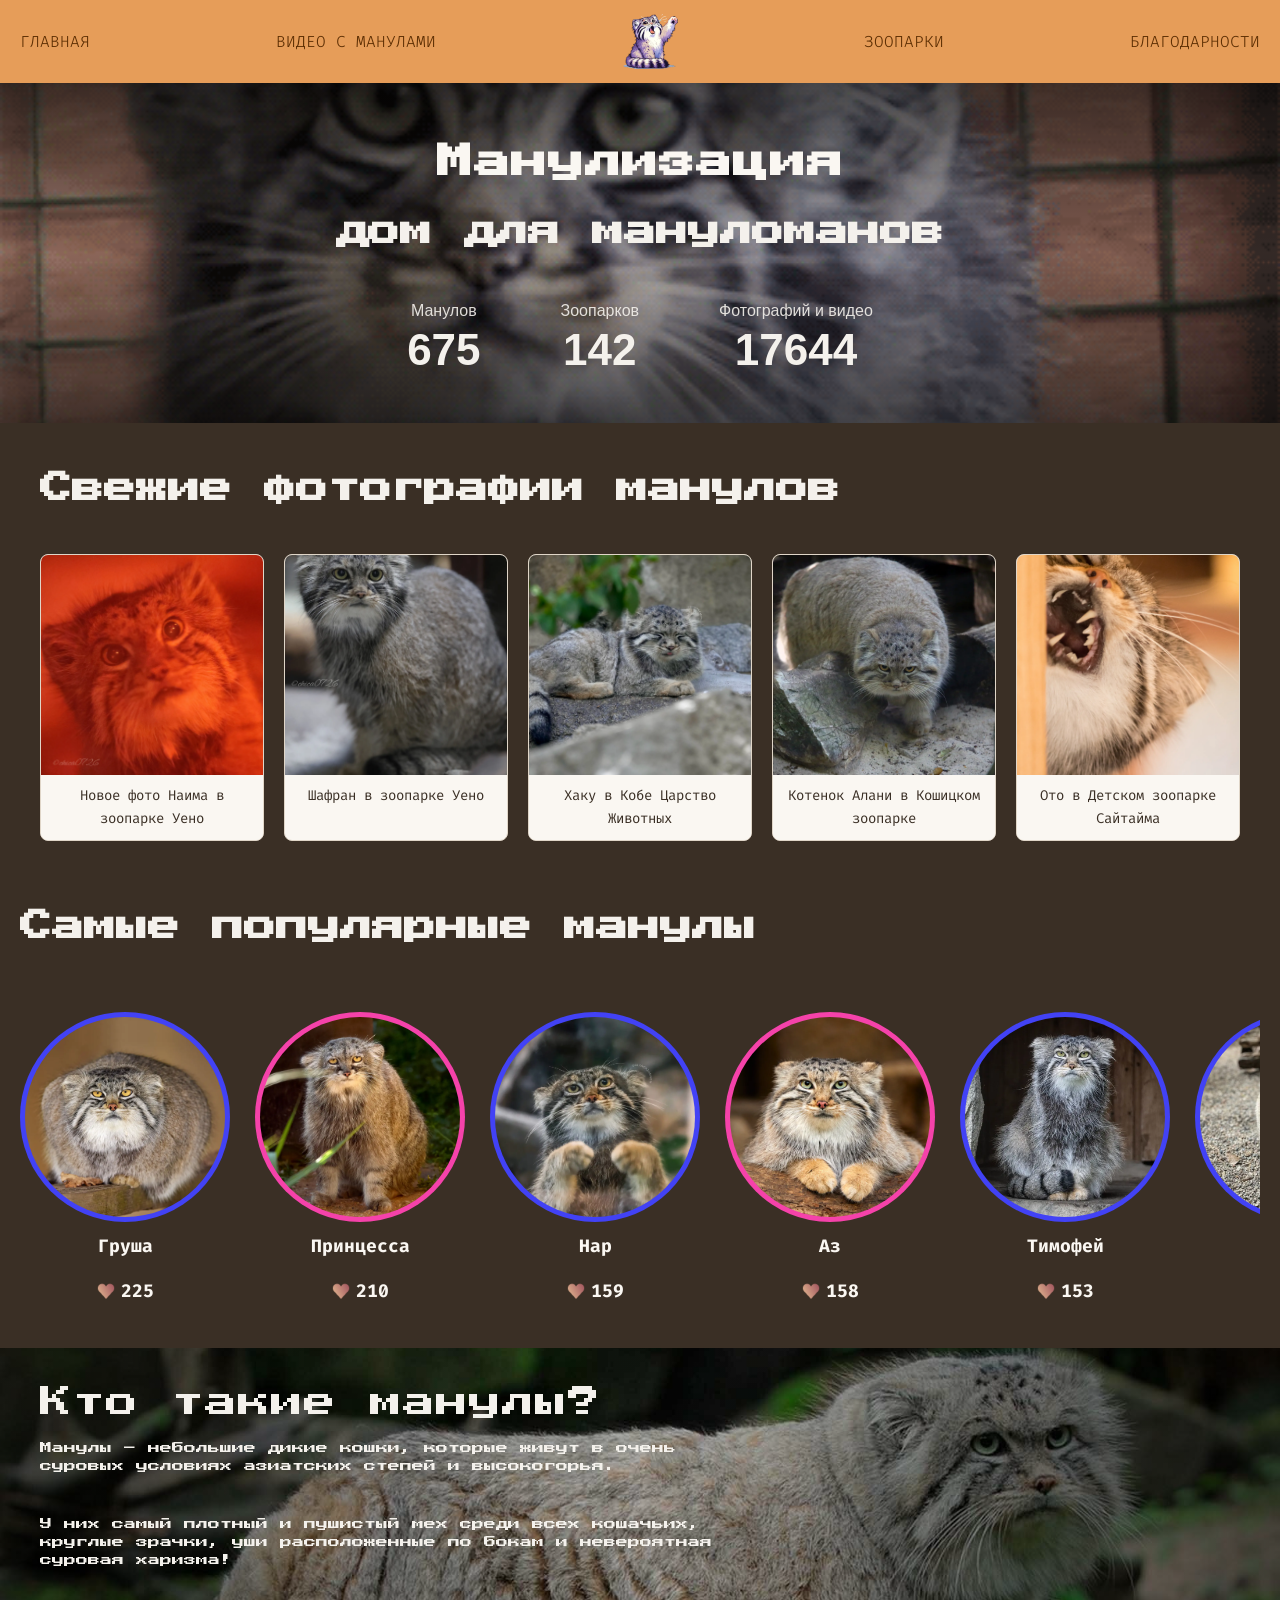
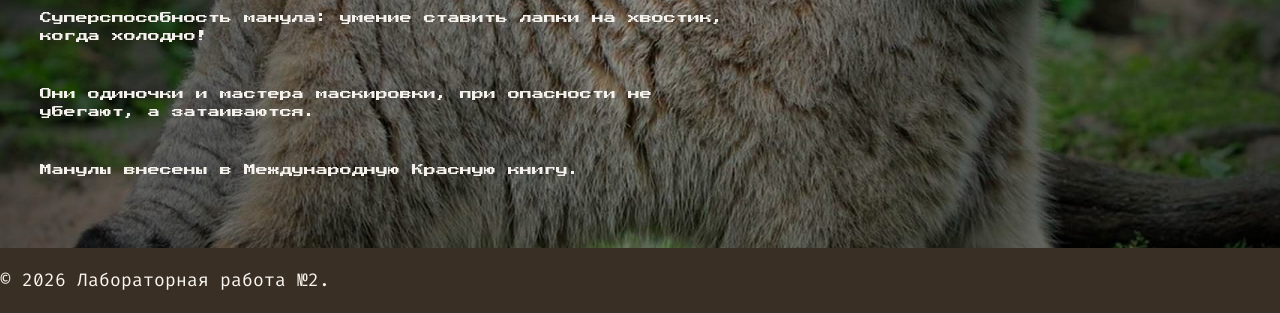
<file: lab2/index.html>
<!DOCTYPE html>
<html lang="ru">
<head>
    <meta charset="UTF-8">
    <meta name="viewport" content="width=device-width, initial-scale=1.0">
    <title>Pallas cat - is love forever</title>
    <link rel="icon" type="image/webp" href="images/manul_icon.webp"> <!--вставить в каждой странице!!!!-->
    <link rel="stylesheet" href="css/style.css">
    <link rel="preconnect" href="https://fonts.googleapis.com">
    <link rel="preconnect" href="https://fonts.gstatic.com" crossorigin>
    <link href="https://fonts.googleapis.com/css2?family=Fira+Code:wght@300..700&family=Press+Start+2P&display=swap" rel="stylesheet">

</head>
<body>
    <header class="header">
        <nav class="menu">
        <a href="index.html">ГЛАВНАЯ</a>
        <a href="video_image.html">ВИДЕО С МАНУЛАМИ</a>
         <img src="images/manul_icon.webp" alt="Пример изображения" class="menu-logo">
        <a href="zoo.html">ЗООПАРКИ</a>
        <a href="thanks.html">БЛАГОДАРНОСТИ</a>
    </nav>
    </header>

    <main class="content">

        <section class="intro">
            <div class="intro-content">

            <h1 id="page-heading">Манулизация</h1>
            <p class="intro-subtitle">дом для мануломанов</p>

                <div class="intro-stats">
                    <div class="stat">
                        <span class="stat-label">Манулов</span>
                        <span class="stat-value">675</span>
                    </div>
                    <div class="stat">
                        <span class="stat-label">Зоопарков</span>
                        <span class="stat-value">142</span>
                    </div>
                    <div class="stat">
                        <span class="stat-label">Фотографий и видео</span>
                        <span class="stat-value">17644</span>
                    </div>
                </div>
            </div>
        </section>

        <section class="gallery">
            <h2 class="image-text">Свежие фотографии манулов</h2>

            <div class="gallery-grid">
                <div class="gallery-item">
                    <img src="images/naim-manul.webp" alt="Манул 1">
                    <div class="gallery-caption">Новое фото Наима в зоопарке Уено</div>
                </div>

                <div class="gallery-item">
                    <img src="images/shafran-manul.webp" alt="Манул 2">
                    <div class="gallery-caption">Шафран в зоопарке Уено</div>
                </div>

                <div class="gallery-item">
                    <img src="images/haku-manul.webp" alt="Манул 3">
                    <div class="gallery-caption">Хаку в Кобе Царство Животных</div>
                </div>

                <div class="gallery-item">
                    <img src="images/kitty-alani-manul.webp" alt="Манул 4">
                    <div class="gallery-caption">Котенок Алани в Кошицком зоопарке</div>
                </div>

                <div class="gallery-item">
                    <img src="images/oto-manul.webp" alt="Манул 4">
                    <div class="gallery-caption">Ото в Детском зоопарке Сайтайма</div>
                </div>

            </div>
        </section>

        <section class="popular-section">
            <h2 class="image-text">Самые популярные манулы</h2>

            <div class="popular-grid">

                <div class="popular-card">
                    <div class="popular-item popular-item--m">
                        <img src="images/manul_grusha.webp" alt="Груша">
                    </div>
                    <div class="popular-caption">Груша</div>
                    <div class="popular-heart">
                        <span class="heart-icon"></span>
                        <span>225</span>
                    </div>
                </div>

                <div class="popular-card">
                    <div class="popular-item popular-item--w">
                        <img src="images/manul-princess.webp" alt="Принцесса">
                    </div>
                    <div class="popular-caption">Принцесса</div>
                    <div class="popular-heart">
                        <span class="heart-icon"></span>
                        <span>210</span>
                    </div>
                </div>

                <div class="popular-card">
                    <div class="popular-item popular-item--m">
                        <img src="images/manul-nar.webp" alt="Нар">
                    </div>
                    <div class="popular-caption">Нар</div>
                    <div class="popular-heart">
                        <span class="heart-icon"></span>
                        <span>159</span>
                    </div>
                </div>

                <div class="popular-card">
                    <div class="popular-item popular-item--w">
                        <img src="images/manul-as.webp" alt="Аз">
                    </div>
                    <div class="popular-caption">Аз</div>
                    <div class="popular-heart">
                        <span class="heart-icon"></span>
                        <span>158</span>
                    </div>
                </div>

                <div class="popular-card">
                    <div class="popular-item popular-item--m">
                        <img src="images/manul-timotei.webp" alt="Тимофей">
                    </div>
                    <div class="popular-caption">Тимофей</div>
                    <div class="popular-heart">
                        <span class="heart-icon"></span>
                        <span>153</span>
                    </div>
                </div>

                <div class="popular-card">
                    <div class="popular-item popular-item--m">
                        <img src="images/manul-tashi.webp" alt="Таши">
                    </div>
                    <div class="popular-caption">Таши</div>
                    <div class="popular-heart">
                        <span class="heart-icon"></span>
                        <span>148</span>
                    </div>
                </div>

                <div class="popular-card">
                    <div class="popular-item popular-item--m">
                        <img src="images/manul-nagomy.webp" alt="Нагому">
                    </div>
                    <div class="popular-caption">Нагому</div>
                    <div class="popular-heart">
                        <span class="heart-icon"></span>
                        <span>127</span>
                    </div>
                </div>

                <div class="popular-card">
                    <div class="popular-item popular-item--m">
                        <img src="images/manul-shu.webp" alt="Шу">
                    </div>
                    <div class="popular-caption">Шу</div>
                    <div class="popular-heart">
                        <span class="heart-icon"></span>
                        <span>110</span>
                    </div>
                </div>
            </div>
        </section>


        <section class="info-block">
            <div class="about-content">

                <div class="info-title"> Кто такие манулы?</div>
                <p class = "info-text">
                    Манулы – небольшие дикие кошки, которые живут
                в очень суровых условиях азиатских степей и высокогорья.
                </p>

                <p class = "info-text">
                    У них самый плотный и пушистый мех среди всех кошачьих,
                круглые зрачки, уши расположенные по бокам и невероятная
                суровая харизма!
                </p>

                <p class = "info-text">
                    Суперспособность манула: умение ставить лапки на хвостик,
                когда холодно!
                </p>

                <p class = "info-text">
                    Они одиночки и мастера маскировки, при опасности
                не убегают, а затаиваются.
                </p>

                <p class="info-text">
                Манулы внесены в Международную Красную книгу.
                </p>
            </div>

        </section>


    </main>

    <footer class="footer">
        <p>&copy; 2026 Лабораторная работа №2.</p>
    </footer>

</body>
</html>
</file>
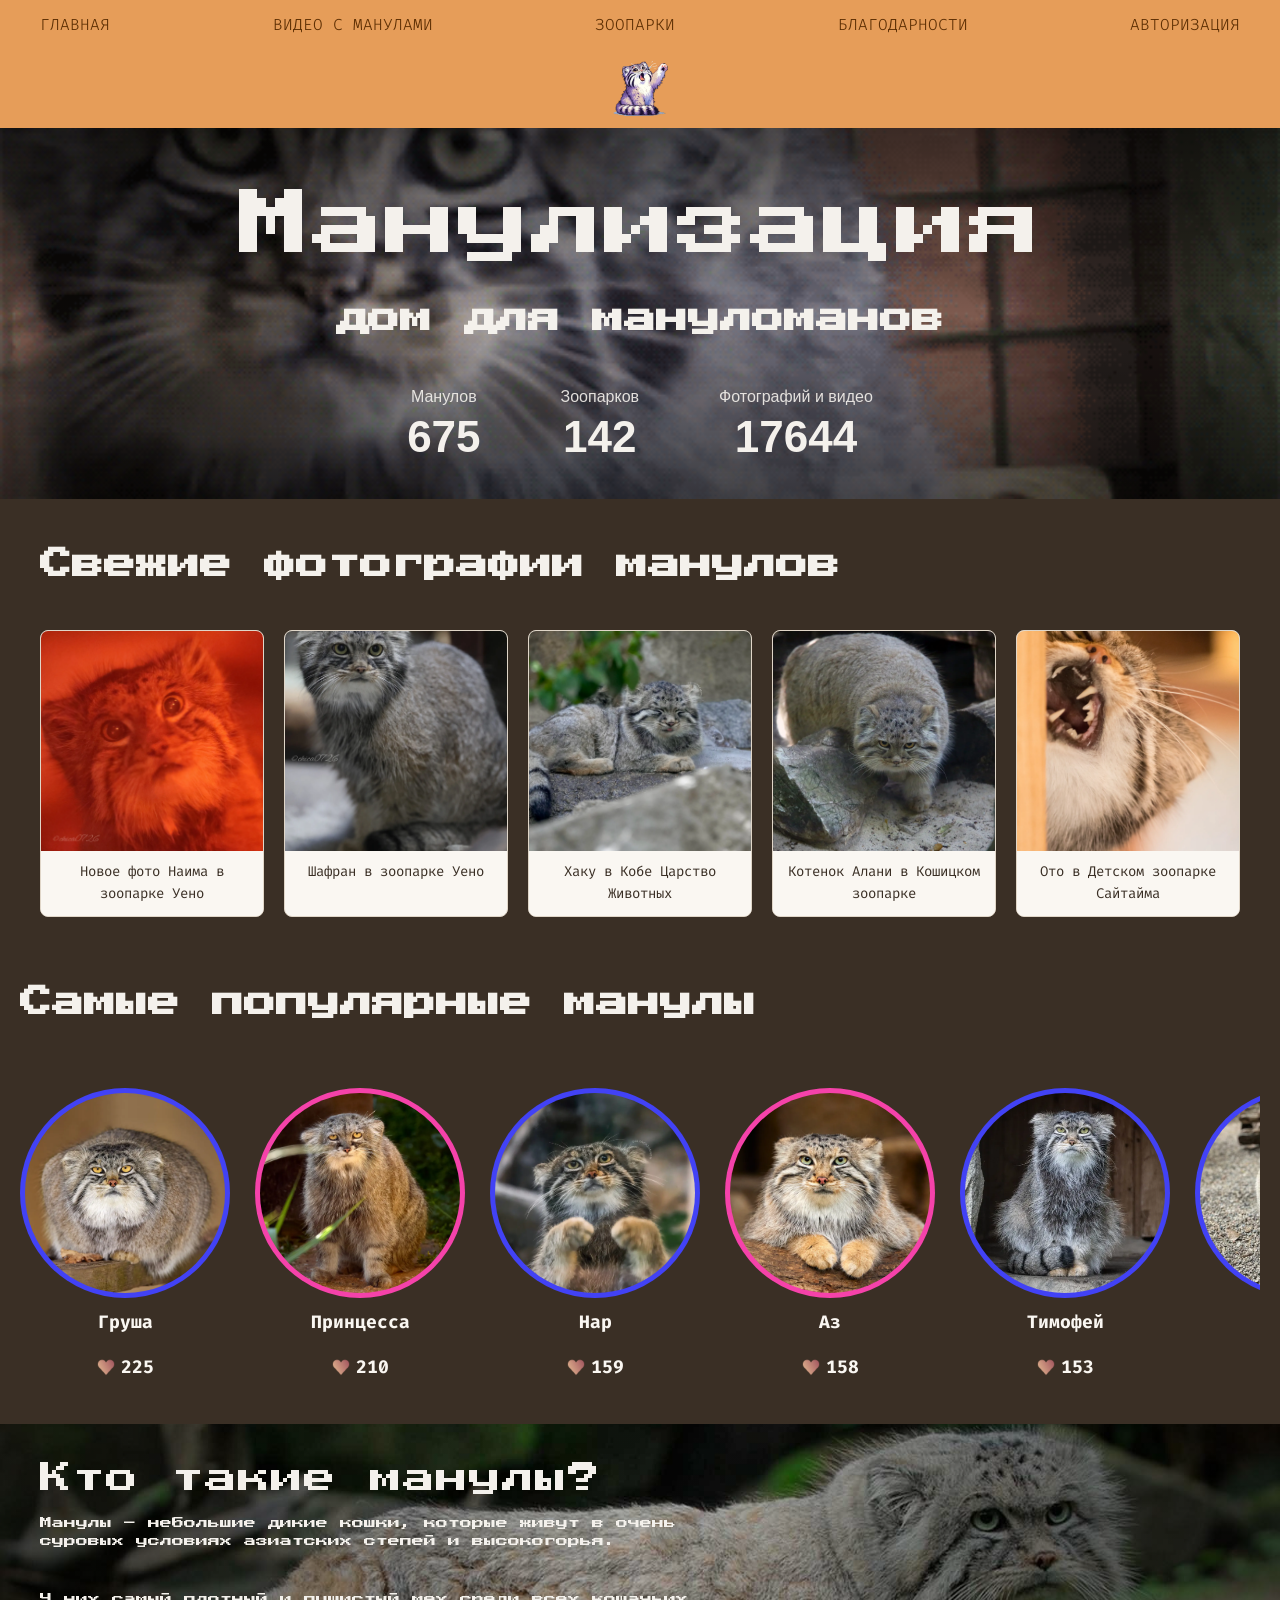
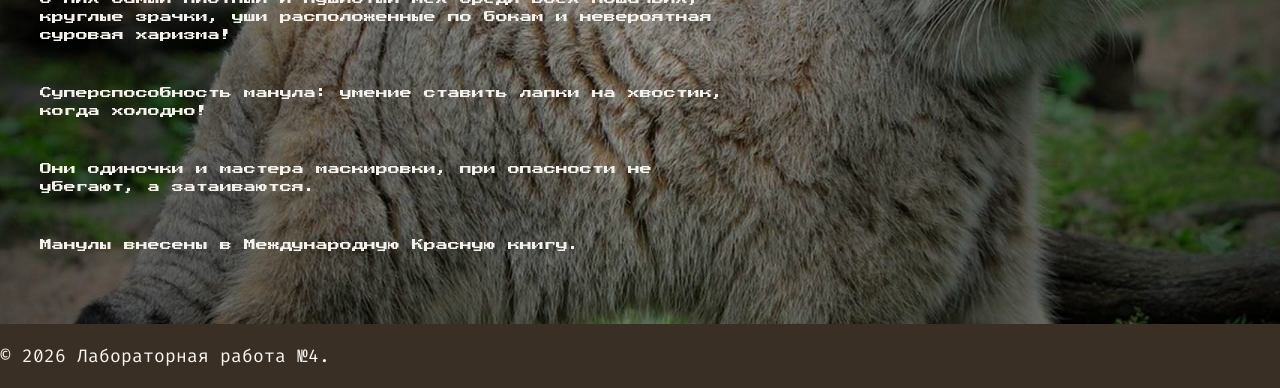
<file: lab4/index.html>
<!DOCTYPE html>
<html lang="ru">
<head>
    <meta charset="UTF-8">
    <meta name="viewport" content="width=device-width, initial-scale=1.0">
    <title>Pallas cat - is love forever</title>
    <link rel="icon" type="image/webp" href="images/manul_icon.webp"> <!--вставить в каждой странице!!!!-->
    <link rel="stylesheet" href="css/style.css">
    <link rel="preconnect" href="https://fonts.googleapis.com">
    <link rel="preconnect" href="https://fonts.gstatic.com" crossorigin>
    <link href="https://fonts.googleapis.com/css2?family=Fira+Code:wght@300..700&family=Press+Start+2P&display=swap" rel="stylesheet">

</head>
<body>
    <header class="header">
        <nav class="menu">
            <div class="menu__links">
                <a href="index.html">ГЛАВНАЯ</a>
                <a href="video_image.html">ВИДЕО С МАНУЛАМИ</a>
                <a href="zoo.html">ЗООПАРКИ</a>
                <a href="thanks.html">БЛАГОДАРНОСТИ</a>
                <a href="login.html">АВТОРИЗАЦИЯ</a>
            </div>
            <img src="images/manul_icon.webp" alt="Манул" class="menu-logo">
        </nav>
    </header>

    <main class="content">

        <section class="intro">
            <div class="intro__content">

            <h1 class="intro__title">Манулизация</h1>
            <p class="intro__subtitle">дом для мануломанов</p>

                <div class="intro__stats">
                    <div class="stat">
                        <span class="stat__label">Манулов</span>
                        <span class="stat__value">675</span>
                    </div>
                    <div class="stat">
                        <span class="stat__label">Зоопарков</span>
                        <span class="stat__value">142</span>
                    </div>
                    <div class="stat">
                        <span class="stat__label">Фотографий и видео</span>
                        <span class="stat__value">17644</span>
                    </div>
                </div>
            </div>
        </section>

        <section class="gallery">
            <h2 class="gallery__title">Свежие фотографии манулов</h2>

            <div class="gallery__grid">
                <div class="gallery__item">
                    <img src="images/naim-manul.webp" alt="Манул 1">
                    <div class="gallery__caption">Новое фото Наима в зоопарке Уено</div>
                </div>

                <div class="gallery__item">
                    <img src="images/shafran-manul.webp" alt="Манул 2">
                    <div class="gallery__caption">Шафран в зоопарке Уено</div>
                </div>

                <div class="gallery__item">
                    <img src="images/haku-manul.webp" alt="Манул 3">
                    <div class="gallery__caption">Хаку в Кобе Царство Животных</div>
                </div>

                <div class="gallery__item">
                    <img src="images/kitty-alani-manul.webp" alt="Манул 4">
                    <div class="gallery__caption">Котенок Алани в Кошицком зоопарке</div>
                </div>

                <div class="gallery__item">
                    <img src="images/oto-manul.webp" alt="Манул 4">
                    <div class="gallery__caption">Ото в Детском зоопарке Сайтайма</div>
                </div>

            </div>
        </section>

        <section class="popular">
            <h2 class="gallery__title">Самые популярные манулы</h2>

            <div class="popular__grid">

                <div class="popular__card">
                    <div class="popular__item popular__item--male">
                        <img src="images/manul_grusha.webp" alt="Груша">
                    </div>
                    <div class="popular__caption">Груша</div>
                    <div class="popular__heart">
                        <span class="popular__heart-icon"></span>
                        <span>225</span>
                    </div>
                </div>

                <div class="popular__card">
                    <div class="popular__item popular__item--woman">
                        <img src="images/manul-princess.webp" alt="Принцесса">
                    </div>
                    <div class="popular__caption">Принцесса</div>
                    <div class="popular__heart">
                        <span class="popular__heart-icon"></span>
                        <span>210</span>
                    </div>
                </div>

                <div class="popular__card">
                    <div class="popular__item popular__item--male">
                        <img src="images/manul-nar.webp" alt="Нар">
                    </div>
                    <div class="popular__caption">Нар</div>
                    <div class="popular__heart">
                        <span class="popular__heart-icon"></span>
                        <span>159</span>
                    </div>
                </div>

                <div class="popular__card">
                    <div class="popular__item popular__item--woman">
                        <img src="images/manul-as.webp" alt="Аз">
                    </div>
                    <div class="popular__caption">Аз</div>
                    <div class="popular__heart">
                        <span class="popular__heart-icon"></span>
                        <span>158</span>
                    </div>
                </div>

                <div class="popular__card">
                    <div class="popular__item popular__item--male">
                        <img src="images/manul-timotei.webp" alt="Тимофей">
                    </div>
                    <div class="popular__caption">Тимофей</div>
                    <div class="popular__heart">
                        <span class="popular__heart-icon"></span>
                        <span>153</span>
                    </div>
                </div>

                <div class="popular__card">
                    <div class="popular__item popular__item--male">
                        <img src="images/manul-tashi.webp" alt="Таши">
                    </div>
                    <div class="popular__caption">Таши</div>
                    <div class="popular__heart">
                        <span class="popular__heart-icon"></span>
                        <span>148</span>
                    </div>
                </div>

                <div class="popular__card">
                    <div class="popular__item popular__item--male">
                        <img src="images/manul-nagomy.webp" alt="Нагому">
                    </div>
                    <div class="popular__caption">Нагому</div>
                    <div class="popular__heart">
                        <span class="popular__heart-icon"></span>
                        <span>127</span>
                    </div>
                </div>

                <div class="popular__card">
                    <div class="popular__item popular__item--male">
                        <img src="images/manul-shu.webp" alt="Шу">
                    </div>
                    <div class="popular__caption">Шу</div>
                    <div class="popular__heart">
                        <span class="popular__heart-icon"></span>
                        <span>110</span>
                    </div>
                </div>
            </div>
        </section>


        <section class="info">
            <div class="info__content">

                <div class="info__title"> Кто такие манулы?</div>
                <p class = "info__text">
                    Манулы – небольшие дикие кошки, которые живут
                в очень суровых условиях азиатских степей и высокогорья.
                </p>

                <p class = "info__text">
                    У них самый плотный и пушистый мех среди всех кошачьих,
                круглые зрачки, уши расположенные по бокам и невероятная
                суровая харизма!
                </p>

                <p class = "info__text">
                    Суперспособность манула: умение ставить лапки на хвостик,
                когда холодно!
                </p>

                <p class = "info__text">
                    Они одиночки и мастера маскировки, при опасности
                не убегают, а затаиваются.
                </p>

                <p class="info__text">
                Манулы внесены в Международную Красную книгу.
                </p>
            </div>

        </section>


    </main>

    <footer class="footer">
        <p>&copy; 2026 Лабораторная работа №4.</p>
    </footer>

</body>
</html>
</file>
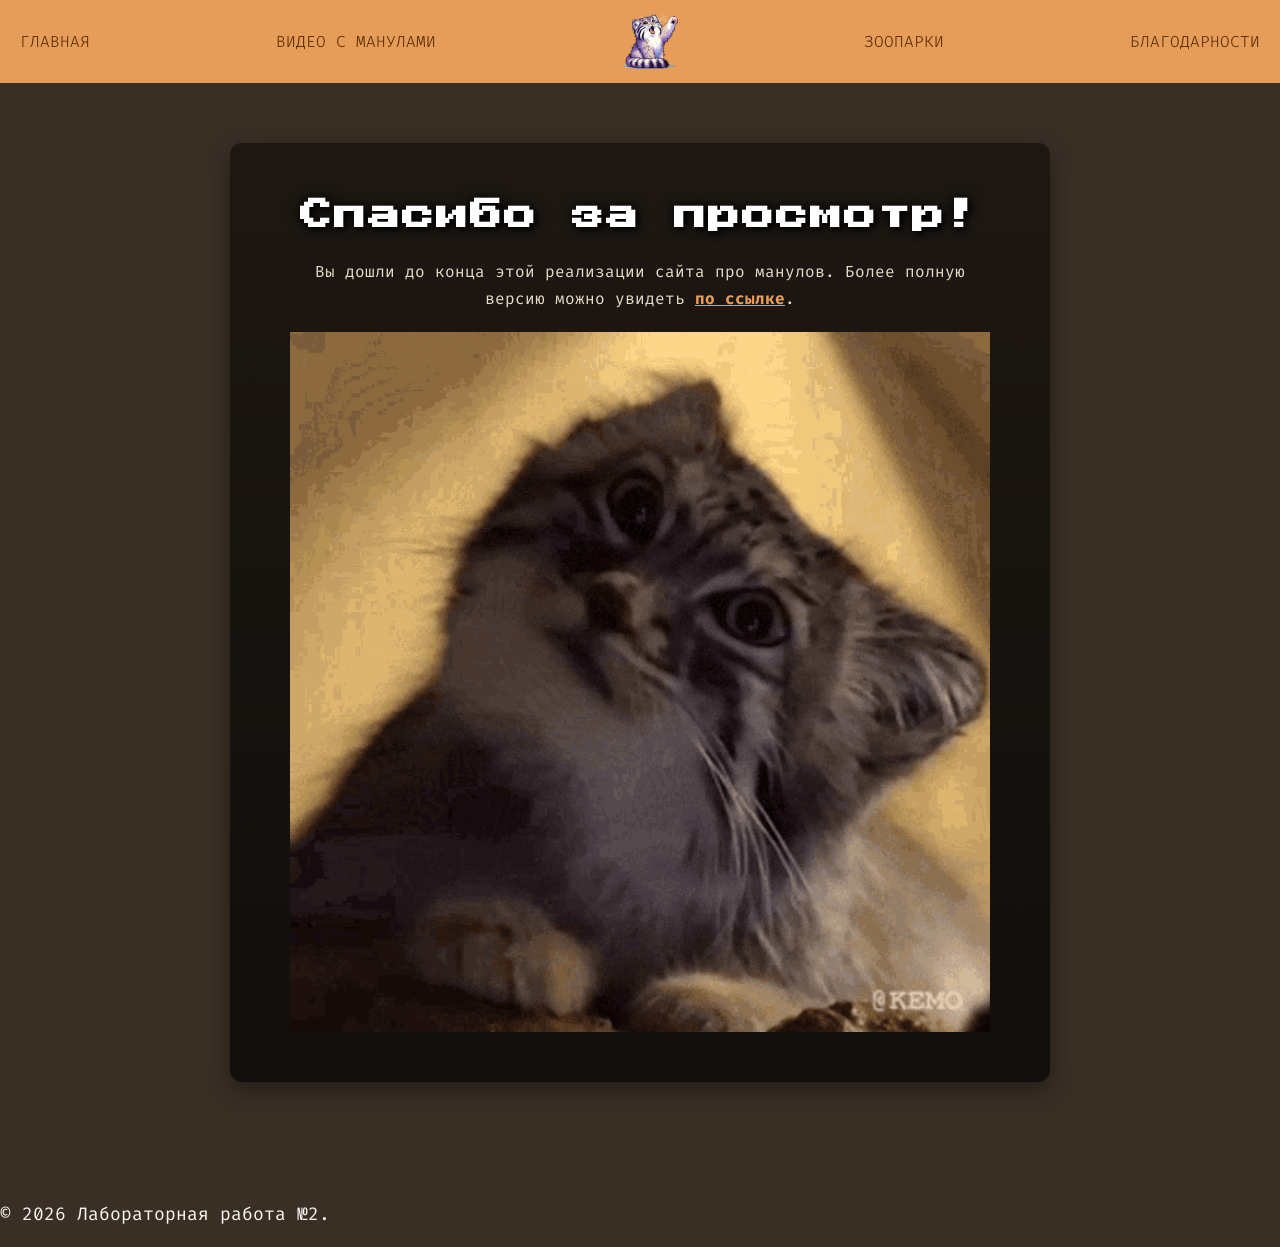
<file: lab2/thanks.html>
<!DOCTYPE html>
<html lang="ru">
<head>
    <meta charset="UTF-8">
    <meta name="viewport" content="width=device-width, initial-scale=1.0">
    <title>Благодарность</title>
    <link rel="icon" type="image/webp" href="images/manul_icon.webp">
    <link rel="stylesheet" href="css/style.css">
    <link rel="preconnect" href="https://fonts.googleapis.com">
    <link rel="preconnect" href="https://fonts.gstatic.com" crossorigin>
    <link href="https://fonts.googleapis.com/css2?family=Fira+Code:wght@300..700&family=Press+Start+2P&display=swap" rel="stylesheet">
</head>
<body>


    <header class="header">
        <nav class="menu">
            <a href="index.html">ГЛАВНАЯ</a>
            <a href="video_image.html">ВИДЕО С МАНУЛАМИ</a>
            <img src="images/manul_icon.webp" alt="Манул" class="menu-logo">
            <a href="zoo.html">ЗООПАРКИ</a>
            <a href="thanks.html">БЛАГОДАРНОСТИ</a>
        </nav>
    </header>
    <main class="thanks-section">

        <div class="thanks-hero">
            <div class="thanks-content">
                <h1 class="thanks-title">Спасибо за просмотр!</h1>
                <p class="thanks-subtitle">
                    Вы дошли до конца этой реализации сайта про манулов. Более полную версию можно увидеть
                    <a href="https://manulization.ru" target="_blank" class="thanks-link">по ссылке</a>.
                </p>
                <img src="images/manul-thanks.gif" alt="Манул">
            </div>
        </div>


    </main>
    <footer class="footer">
        <p>&copy; 2026 Лабораторная работа №2.</p>
    </footer>

</body>
</html>
</file>
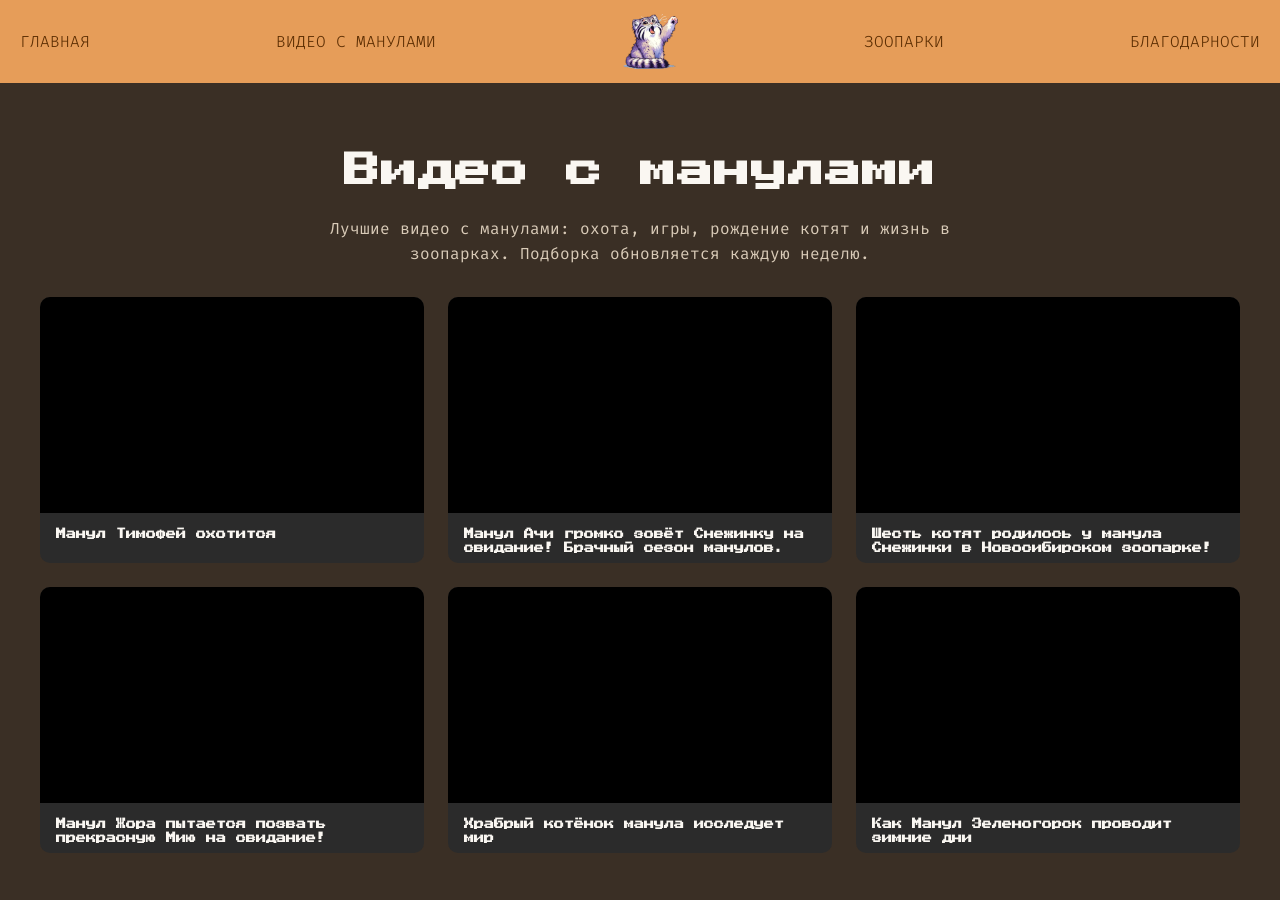
<file: lab2/video_image.html>
<!DOCTYPE html>
<html lang="ru">
<head>
    <meta charset="UTF-8">
    <meta name="viewport" content="width=device-width, initial-scale=1.0">
    <title>Видео</title>
    <link rel="icon" type="image/webp" href="images/manul_icon.webp">
    <link rel="stylesheet" href="css/style.css">
    <link rel="preconnect" href="https://fonts.googleapis.com">
    <link rel="preconnect" href="https://fonts.gstatic.com" crossorigin>
    <link href="https://fonts.googleapis.com/css2?family=Fira+Code:wght@300..700&family=Press+Start+2P&display=swap" rel="stylesheet">
</head>
<body>

    
    <header class="header">
        <nav class="menu">
            <a href="index.html">ГЛАВНАЯ</a>
            <a href="video_image.html">ВИДЕО С МАНУЛАМИ</a>
            <img src="images/manul_icon.webp" alt="Манул" class="menu-logo">
            <a href="zoo.html">ЗООПАРКИ</a>
            <a href="thanks.html">БЛАГОДАРНОСТИ</a>
        </nav>
    </header>

    <section class="video-header">
        <h1 id="page-heading" >Видео с манулами</h1>
        <p class="video-subtitle">
            Лучшие видео с манулами: охота, игры, рождение котят и жизнь в зоопарках.
            Подборка обновляется каждую неделю.
        </p>
    </section>


    <section class="video-section">
        <div class="video-grid">

            <div class="video-card">
                <div class="video-item">
                    <iframe
                        src="https://www.youtube.com/embed/ZjWz0QveXdg"
                        title="Видео с манулом"
                        frameborder="0"
                        allow="accelerometer; autoplay; clipboard-write; encrypted-media; gyroscope; picture-in-picture; web-share"
                        referrerpolicy="strict-origin-when-cross-origin"
                        allowfullscreen>
                    </iframe>
                </div>
                <h3 class="video-title">Манул Тимофей охотится</h3>
            </div>

            <div class="video-card">
                <div class="video-item">
                    <iframe 
                    src="https://www.youtube.com/embed/eLcMS2LF-WE?si=rXDtKtz10I0ZgBqs"
                    title="YouTube video player"
                    frameborder="0" allow="accelerometer;
                     autoplay; clipboard-write;
                      encrypted-media; gyroscope; picture-in-picture; web-share" referrerpolicy="strict-origin-when-cross-origin" allowfullscreen>
                    </iframe>
                </div>
                <h3 class="video-title"> Манул Ачи громко зовёт Снежинку на свидание! Брачный сезон манулов.</h3>
            </div>

            <div class="video-card">
                <div class="video-item">
                    <iframe src="https://www.youtube.com/embed/YSgWl-kn6MM?si=I4YxkS9GQXyrymbB" title="YouTube video player" 
                    frameborder="0" allow="accelerometer;
                     autoplay; 
                     -write; encrypted-media; 
                     gyroscope; picture-in-picture;
                     web-share" referrerpolicy="strict-origin-when-cross-origin" allowfullscreen>

                    </iframe>
                </div>
                <h3 class="video-title">Шесть котят родилось у манула Снежинки в Новосибирском зоопарке! </h3>
            </div>

            <div class="video-card">
                <div class="video-item">
                    <iframe src="https://www.youtube.com/embed/DIWm_hmF01Q?si=0lRds7QvUvAdL29Y" title="YouTube video player" 
                        frameborder="0" allow="accelerometer; 
                        autoplay; clipboard-write; encrypted-media;
                        gyroscope; picture-in-picture; 
                        web-share" referrerpolicy="strict-origin-when-cross-origin" allowfullscreen>
                    </iframe>
                </div>
                <h3 class="video-title"> Манул Жора пытается позвать прекрасную Мию на свидание! </h3>
            </div>

            <div class="video-card">
                <div class="video-item">
                    <iframe 
                        src="https://www.youtube.com/embed/32QsSxsYvPA?si=IJwaAtICv9oYZhyW" title="YouTube video player" 
                        frameborder="0" allow="accelerometer; 
                        autoplay; clipboard-write; 
                        encrypted-media; gyroscope; picture-in-picture; 
                        web-share" referrerpolicy="strict-origin-when-cross-origin" allowfullscreen>
                    </iframe>
                </div>
                <h3 class="video-title"> Храбрый котёнок манула исследует мир </h3>
            </div>

            <div class="video-card">
                <div class="video-item">
                    <iframe 
                        src="https://www.youtube.com/embed/dXjfVCa8Sz4?si=XTQ0fmJFGaCireKD" title="YouTube video player" 
                        frameborder="0" allow="accelerometer; 
                        autoplay; clipboard-write; encrypted-media; 
                        gyroscope; picture-in-picture; 
                        web-share" referrerpolicy="strict-origin-when-cross-origin" allowfullscreen>
                    </iframe>
                </div>
                <h3 class="video-title"> Как Манул Зеленогорск проводит зимние дни</h3>
            </div>


        </div>
    </section>
</body>
</html>
</file>
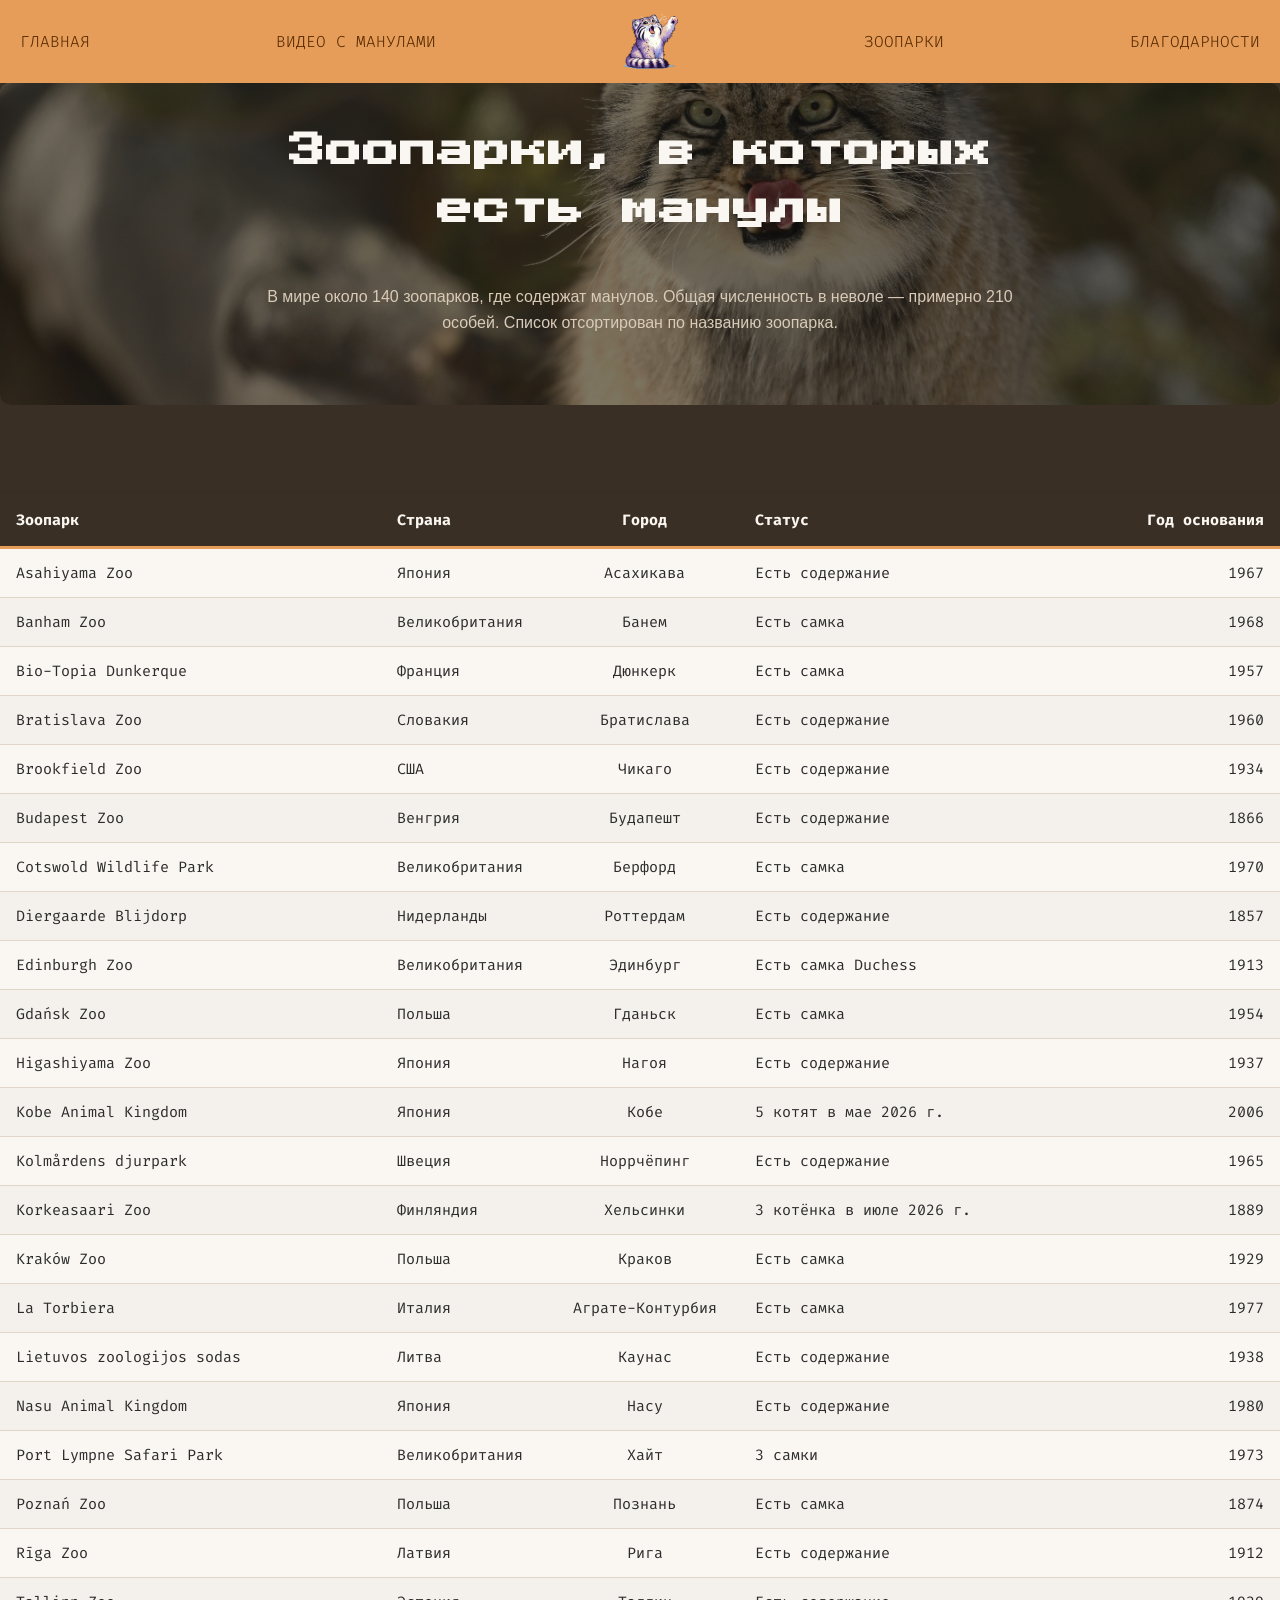
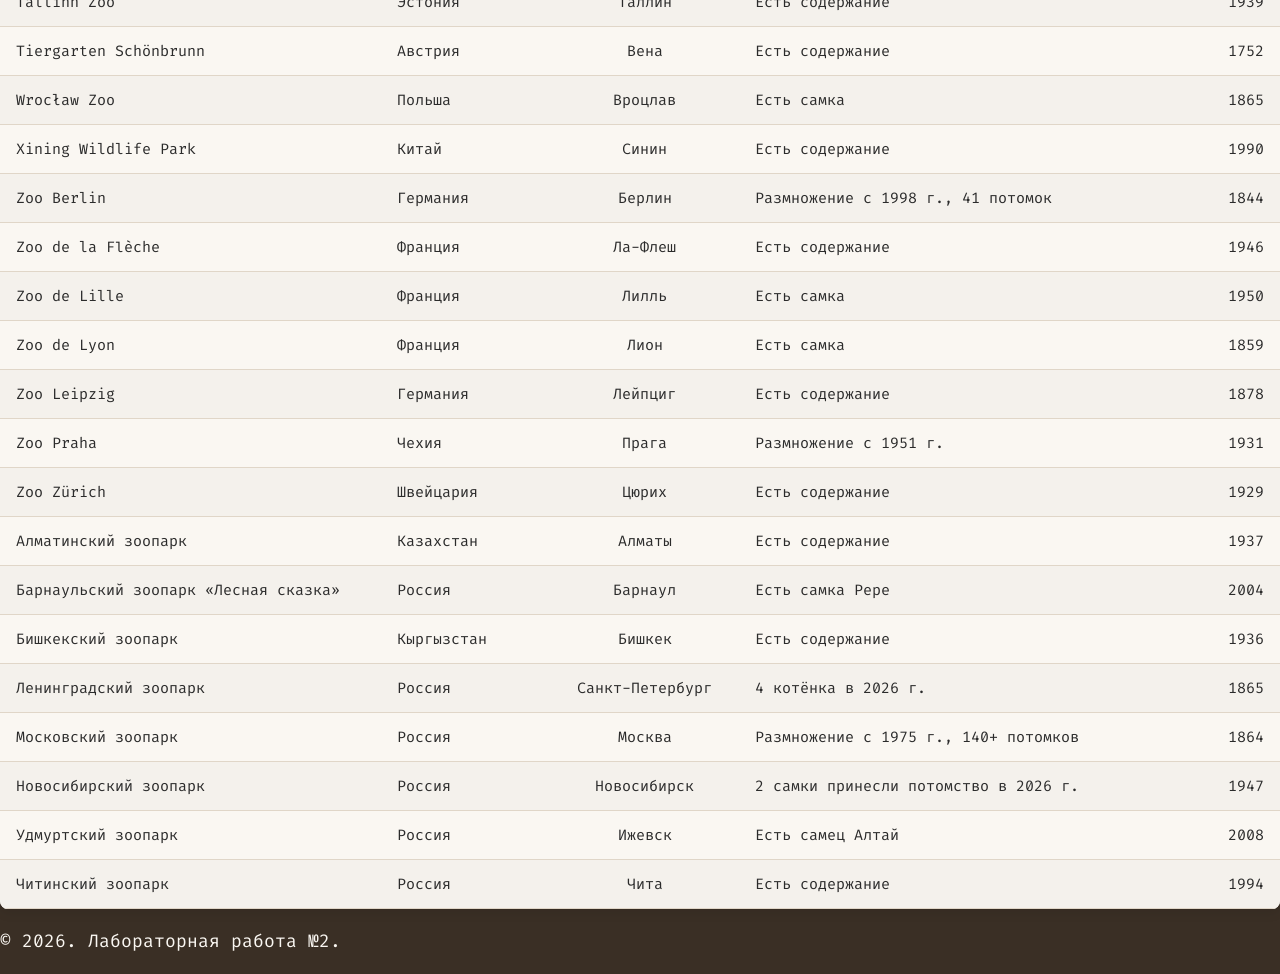
<file: lab2/zoo.html>
<!DOCTYPE html>
<html lang="ru">
<head>
    <meta charset="UTF-8">
    <meta name="viewport" content="width=device-width, initial-scale=1.0">
    <title>Зоопарки</title>
    <link rel="icon" type="image/webp" href="images/manul_icon.webp">
    <link rel="stylesheet" href="css/style.css">
     <link rel="preconnect" href="https://fonts.googleapis.com">
    <link rel="preconnect" href="https://fonts.gstatic.com" crossorigin>
    <link href="https://fonts.googleapis.com/css2?family=Fira+Code:wght@300..700&family=Press+Start+2P&display=swap" rel="stylesheet">
</head>
<body>

    <!-- ШАПКА -->
    <header class="header">
        <nav class="menu">
            <a href="index.html">ГЛАВНАЯ</a>
            <a href="video_image.html">ВИДЕО С МАНУЛАМИ</a>
            <img src="images/manul_icon.webp" alt="Манул" class="menu-logo">
            <a href="zoo.html">ЗООПАРКИ</a>
            <a href="thanks.html">БЛАГОДАРНОСТИ</a>
        </nav>
    </header>

    <!-- ОСНОВНОЙ КОНТЕНТ -->
    <main class="zoo-section">
        
        <div class="zoo-hero">
            <div class="zoo-content">
                    <h1 id="page-heading">Зоопарки, в которых есть манулы</h1>

                    <p class="zoo-subtitle">
                        В мире около 140 зоопарков, где содержат манулов.
                        Общая численность в неволе — примерно 210 особей.
                        Список отсортирован по названию зоопарка.
                    </p>
            </div>
        </div>

        <table class="catalog-table">
            <caption>Зоопарки мира, где живут манулы (по алфавиту)</caption>

            <thead>
                <tr>
                    <th class="left">Зоопарк</th>
                    <th class="left">Страна</th>
                    <th class="center">Город</th>
                    <th class="left">Статус</th>
                    <th class="right">Год основания</th>
                </tr>
            </thead>

            <tbody>
                <tr>
                    <td class="left">Asahiyama Zoo</td>
                    <td class="left">Япония</td>
                    <td class="center">Асахикава</td>
                    <td class="left">Есть содержание</td>
                    <td class="right">1967</td>
                </tr>
                <tr>
                    <td class="left">Banham Zoo</td>
                    <td class="left">Великобритания</td>
                    <td class="center">Банем</td>
                    <td class="left">Есть самка</td>
                    <td class="right">1968</td>
                </tr>
                <tr>
                    <td class="left">Bio-Topia Dunkerque</td>
                    <td class="left">Франция</td>
                    <td class="center">Дюнкерк</td>
                    <td class="left">Есть самка</td>
                    <td class="right">1957</td>
                </tr>
                <tr>
                    <td class="left">Bratislava Zoo</td>
                    <td class="left">Словакия</td>
                    <td class="center">Братислава</td>
                    <td class="left">Есть содержание</td>
                    <td class="right">1960</td>
                </tr>
                <tr>
                    <td class="left">Brookfield Zoo</td>
                    <td class="left">США</td>
                    <td class="center">Чикаго</td>
                    <td class="left">Есть содержание</td>
                    <td class="right">1934</td>
                </tr>
                <tr>
                    <td class="left">Budapest Zoo</td>
                    <td class="left">Венгрия</td>
                    <td class="center">Будапешт</td>
                    <td class="left">Есть содержание</td>
                    <td class="right">1866</td>
                </tr>
                <tr>
                    <td class="left">Cotswold Wildlife Park</td>
                    <td class="left">Великобритания</td>
                    <td class="center">Берфорд</td>
                    <td class="left">Есть самка</td>
                    <td class="right">1970</td>
                </tr>
                <tr>
                    <td class="left">Diergaarde Blijdorp</td>
                    <td class="left">Нидерланды</td>
                    <td class="center">Роттердам</td>
                    <td class="left">Есть содержание</td>
                    <td class="right">1857</td>
                </tr>
                <tr>
                    <td class="left">Edinburgh Zoo</td>
                    <td class="left">Великобритания</td>
                    <td class="center">Эдинбург</td>
                    <td class="left">Есть самка Duchess</td>
                    <td class="right">1913</td>
                </tr>
                <tr>
                    <td class="left">Gdańsk Zoo</td>
                    <td class="left">Польша</td>
                    <td class="center">Гданьск</td>
                    <td class="left">Есть самка</td>
                    <td class="right">1954</td>
                </tr>
                <tr>
                    <td class="left">Higashiyama Zoo</td>
                    <td class="left">Япония</td>
                    <td class="center">Нагоя</td>
                    <td class="left">Есть содержание</td>
                    <td class="right">1937</td>
                </tr>
                <tr>
                    <td class="left">Kobe Animal Kingdom</td>
                    <td class="left">Япония</td>
                    <td class="center">Кобе</td>
                    <td class="left">5 котят в мае 2026 г.</td>
                    <td class="right">2006</td>
                </tr>
                <tr>
                    <td class="left">Kolmårdens djurpark</td>
                    <td class="left">Швеция</td>
                    <td class="center">Норрчёпинг</td>
                    <td class="left">Есть содержание</td>
                    <td class="right">1965</td>
                </tr>
                <tr>
                    <td class="left">Korkeasaari Zoo</td>
                    <td class="left">Финляндия</td>
                    <td class="center">Хельсинки</td>
                    <td class="left">3 котёнка в июле 2026 г.</td>
                    <td class="right">1889</td>
                </tr>
                <tr>
                    <td class="left">Kraków Zoo</td>
                    <td class="left">Польша</td>
                    <td class="center">Краков</td>
                    <td class="left">Есть самка</td>
                    <td class="right">1929</td>
                </tr>
                <tr>
                    <td class="left">La Torbiera</td>
                    <td class="left">Италия</td>
                    <td class="center">Аграте-Контурбия</td>
                    <td class="left">Есть самка</td>
                    <td class="right">1977</td>
                </tr>
                <tr>
                    <td class="left">Lietuvos zoologijos sodas</td>
                    <td class="left">Литва</td>
                    <td class="center">Каунас</td>
                    <td class="left">Есть содержание</td>
                    <td class="right">1938</td>
                </tr>
                <tr>
                    <td class="left">Nasu Animal Kingdom</td>
                    <td class="left">Япония</td>
                    <td class="center">Насу</td>
                    <td class="left">Есть содержание</td>
                    <td class="right">1980</td>
                </tr>
                <tr>
                    <td class="left">Port Lympne Safari Park</td>
                    <td class="left">Великобритания</td>
                    <td class="center">Хайт</td>
                    <td class="left">3 самки</td>
                    <td class="right">1973</td>
                </tr>
                <tr>
                    <td class="left">Poznań Zoo</td>
                    <td class="left">Польша</td>
                    <td class="center">Познань</td>
                    <td class="left">Есть самка</td>
                    <td class="right">1874</td>
                </tr>
                <tr>
                    <td class="left">Rīga Zoo</td>
                    <td class="left">Латвия</td>
                    <td class="center">Рига</td>
                    <td class="left">Есть содержание</td>
                    <td class="right">1912</td>
                </tr>
                <tr>
                    <td class="left">Tallinn Zoo</td>
                    <td class="left">Эстония</td>
                    <td class="center">Таллин</td>
                    <td class="left">Есть содержание</td>
                    <td class="right">1939</td>
                </tr>
                <tr>
                    <td class="left">Tiergarten Schönbrunn</td>
                    <td class="left">Австрия</td>
                    <td class="center">Вена</td>
                    <td class="left">Есть содержание</td>
                    <td class="right">1752</td>
                </tr>
                <tr>
                    <td class="left">Wrocław Zoo</td>
                    <td class="left">Польша</td>
                    <td class="center">Вроцлав</td>
                    <td class="left">Есть самка</td>
                    <td class="right">1865</td>
                </tr>
                <tr>
                    <td class="left">Xining Wildlife Park</td>
                    <td class="left">Китай</td>
                    <td class="center">Синин</td>
                    <td class="left">Есть содержание</td>
                    <td class="right">1990</td>
                </tr>
                <tr>
                    <td class="left">Zoo Berlin</td>
                    <td class="left">Германия</td>
                    <td class="center">Берлин</td>
                    <td class="left">Размножение с 1998 г., 41 потомок</td>
                    <td class="right">1844</td>
                </tr>
                <tr>
                    <td class="left">Zoo de la Flèche</td>
                    <td class="left">Франция</td>
                    <td class="center">Ла-Флеш</td>
                    <td class="left">Есть содержание</td>
                    <td class="right">1946</td>
                </tr>
                <tr>
                    <td class="left">Zoo de Lille</td>
                    <td class="left">Франция</td>
                    <td class="center">Лилль</td>
                    <td class="left">Есть самка</td>
                    <td class="right">1950</td>
                </tr>
                <tr>
                    <td class="left">Zoo de Lyon</td>
                    <td class="left">Франция</td>
                    <td class="center">Лион</td>
                    <td class="left">Есть самка</td>
                    <td class="right">1859</td>
                </tr>
                <tr>
                    <td class="left">Zoo Leipzig</td>
                    <td class="left">Германия</td>
                    <td class="center">Лейпциг</td>
                    <td class="left">Есть содержание</td>
                    <td class="right">1878</td>
                </tr>
                <tr>
                    <td class="left">Zoo Praha</td>
                    <td class="left">Чехия</td>
                    <td class="center">Прага</td>
                    <td class="left">Размножение с 1951 г.</td>
                    <td class="right">1931</td>
                </tr>
                <tr>
                    <td class="left">Zoo Zürich</td>
                    <td class="left">Швейцария</td>
                    <td class="center">Цюрих</td>
                    <td class="left">Есть содержание</td>
                    <td class="right">1929</td>
                </tr>

                <!-- Русские названия — после латинских -->
                <tr>
                    <td class="left">Алматинский зоопарк</td>
                    <td class="left">Казахстан</td>
                    <td class="center">Алматы</td>
                    <td class="left">Есть содержание</td>
                    <td class="right">1937</td>
                </tr>
                <tr>
                    <td class="left">Барнаульский зоопарк «Лесная сказка»</td>
                    <td class="left">Россия</td>
                    <td class="center">Барнаул</td>
                    <td class="left">Есть самка Pepe</td>
                    <td class="right">2004</td>
                </tr>
                <tr>
                    <td class="left">Бишкекский зоопарк</td>
                    <td class="left">Кыргызстан</td>
                    <td class="center">Бишкек</td>
                    <td class="left">Есть содержание</td>
                    <td class="right">1936</td>
                </tr>
                <tr>
                    <td class="left">Ленинградский зоопарк</td>
                    <td class="left">Россия</td>
                    <td class="center">Санкт-Петербург</td>
                    <td class="left">4 котёнка в 2026 г.</td>
                    <td class="right">1865</td>
                </tr>
                <tr>
                    <td class="left">Московский зоопарк</td>
                    <td class="left">Россия</td>
                    <td class="center">Москва</td>
                    <td class="left">Размножение с 1975 г., 140+ потомков</td>
                    <td class="right">1864</td>
                </tr>
                <tr>
                    <td class="left">Новосибирский зоопарк</td>
                    <td class="left">Россия</td>
                    <td class="center">Новосибирск</td>
                    <td class="left">2 самки принесли потомство в 2026 г.</td>
                    <td class="right">1947</td>
                </tr>
                <tr>
                    <td class="left">Удмуртский зоопарк</td>
                    <td class="left">Россия</td>
                    <td class="center">Ижевск</td>
                    <td class="left">Есть самец Алтай</td>
                    <td class="right">2008</td>
                </tr>
                <tr>
                    <td class="left">Читинский зоопарк</td>
                    <td class="left">Россия</td>
                    <td class="center">Чита</td>
                    <td class="left">Есть содержание</td>
                    <td class="right">1994</td>
                </tr>
            </tbody>
        </table>

    </main>

    <footer class="footer">
        <p>&copy; 2026. Лабораторная работа №2.</p>
    </footer>

</body>
</html>
</file>
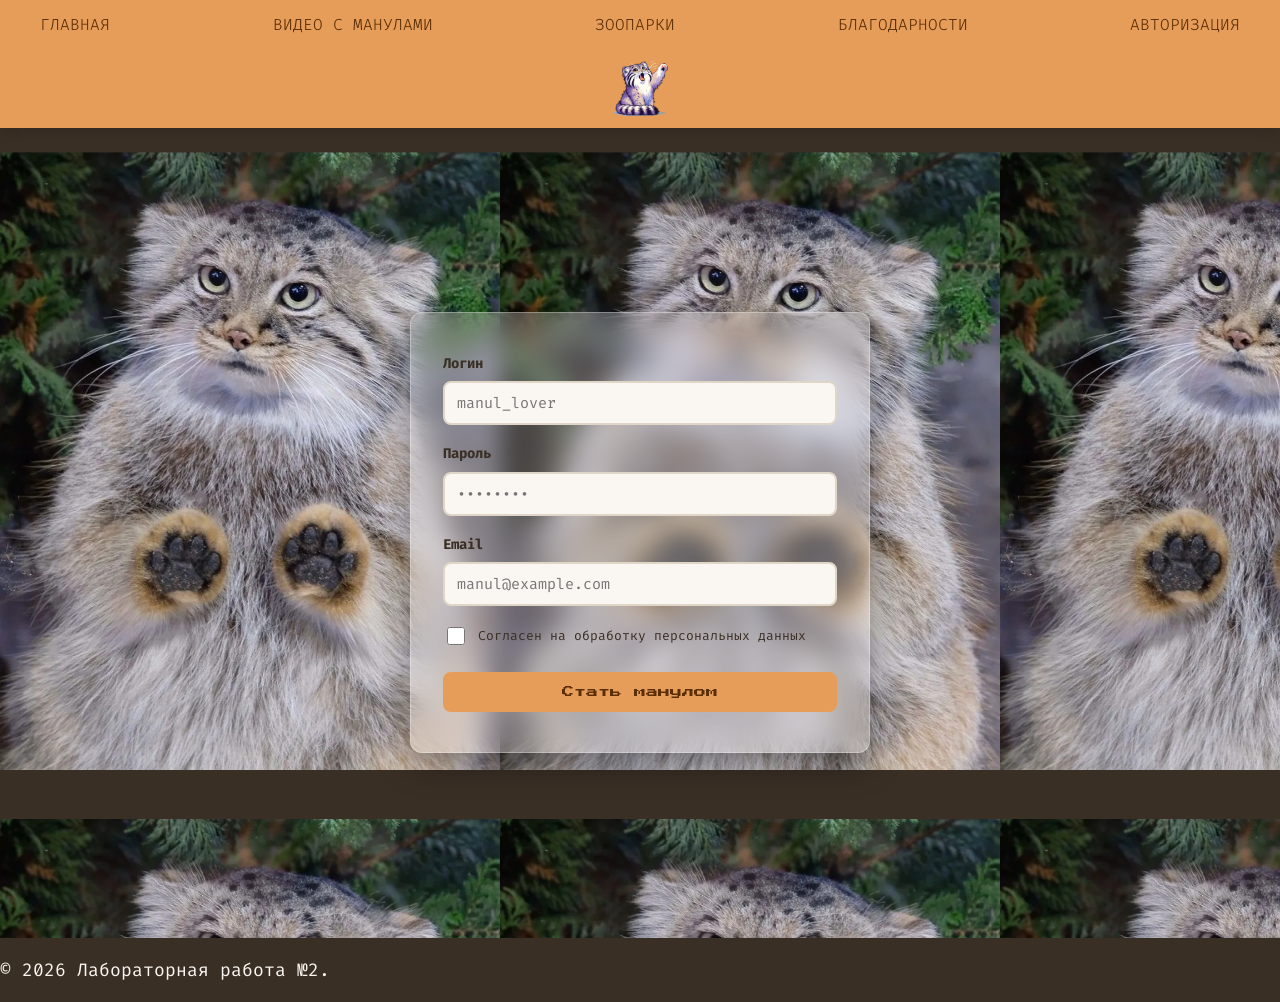
<file: lab4/login.html>
<!DOCTYPE html>
<html lang="ru">
<head>
    <meta charset="UTF-8">
    <meta name="viewport" content="width=device-width, initial-scale=1.0">
    <title>Pallas cat - is love forever</title>
    <link rel="icon" type="image/webp" href="images/manul_icon.webp"> <!--вставить в каждой странице!!!!-->
    <link rel="stylesheet" href="css/style.css">
    <script src="js/form.js" defer></script>
    <link rel="preconnect" href="https://fonts.googleapis.com">
    <link rel="preconnect" href="https://fonts.gstatic.com" crossorigin>
    <link href="https://fonts.googleapis.com/css2?family=Fira+Code:wght@300..700&family=Press+Start+2P&display=swap" rel="stylesheet">

</head>
<body>
    <header class="header">
        <nav class="menu">
            <div class="menu__links">
                <a href="index.html">ГЛАВНАЯ</a>
                <a href="video_image.html">ВИДЕО С МАНУЛАМИ</a>
                <a href="zoo.html">ЗООПАРКИ</a>
                <a href="thanks.html">БЛАГОДАРНОСТИ</a>
                <a href="login.html">АВТОРИЗАЦИЯ</a>
            </div>
            <img src="images/manul_icon.webp" alt="Манул" class="menu-logo">
        </nav>
    </header>
    <main>
        <section class = "login">
            <form class="auth" id="auth" novalidate>
                <div class="auth__field">
                    <label class="auth__label" for="login">Логин</label>
                    <input class="auth__input" type="text" id="login" name="login"
                           placeholder="manul_lover" required>
                </div>
                <div class="auth__field">
                    <label class="auth__label" for="password">Пароль</label>
                    <input class="auth__input" type="password" id="password" name="password"
                           placeholder="••••••••" required>
                </div>

                <div class="auth__field">
                    <label class="auth__label" for="email">Email</label>
                    <input class="auth__input" type="email" id="email" name="email"
                           placeholder="manul@example.com" required>
                </div>

                <div class="auth__field auth__field--checkbox">
                    <input class="auth__checkbox" type="checkbox" id="agreement" name="agreement" required>
                    <label class="auth__checkbox-label" for="agreement">
                        Согласен на обработку персональных данных
                    </label>
                </div>

                <button class="auth__submit" type="submit">Стать манулом</button>
                <p class="auth__msg" id="form-msg" hidden></p>
            </form>
        </section>
    </main>

    <footer class="footer">
        <p>&copy; 2026 Лабораторная работа №2.</p>
    </footer>

</body>
</html>
</file>
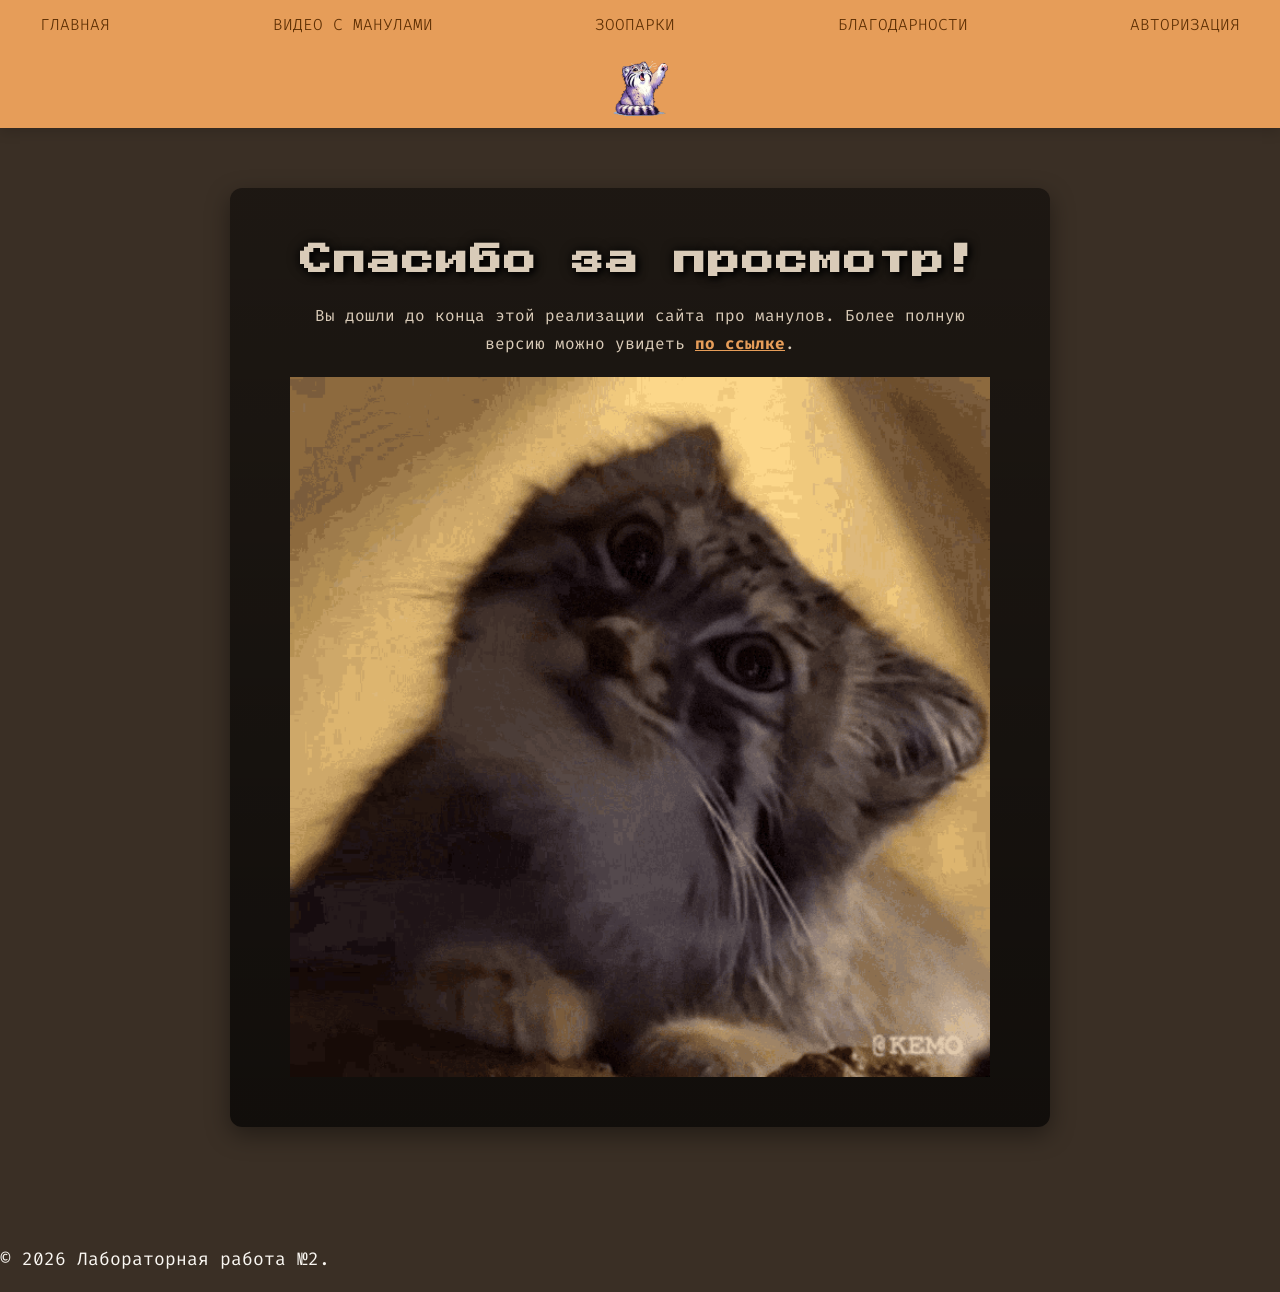
<file: lab4/thanks.html>
<!DOCTYPE html>
<html lang="ru">
<head>
    <meta charset="UTF-8">
    <meta name="viewport" content="width=device-width, initial-scale=1.0">
    <title>Благодарность</title>
    <link rel="icon" type="image/webp" href="images/manul_icon.webp">
    <link rel="stylesheet" href="css/style.css">
    <link rel="preconnect" href="https://fonts.googleapis.com">
    <link rel="preconnect" href="https://fonts.gstatic.com" crossorigin>
    <link href="https://fonts.googleapis.com/css2?family=Fira+Code:wght@300..700&family=Press+Start+2P&display=swap" rel="stylesheet">
</head>
<body>


    <header class="header">
        <nav class="menu">
            <div class="menu__links">
                <a href="index.html">ГЛАВНАЯ</a>
                <a href="video_image.html">ВИДЕО С МАНУЛАМИ</a>
                <a href="zoo.html">ЗООПАРКИ</a>
                <a href="thanks.html">БЛАГОДАРНОСТИ</a>
                <a href="login.html">АВТОРИЗАЦИЯ</a>
            </div>
            <img src="images/manul_icon.webp" alt="Манул" class="menu-logo">
        </nav>
    </header>
    <main class="thanks">

        <div class="thanks__hero">
            <div class="thanks__content">
                <h1 class="thanks__title">Спасибо за просмотр!</h1>
                <p class="thanks__subtitle">
                    Вы дошли до конца этой реализации сайта про манулов. Более полную версию можно увидеть
                    <a href="https://manulization.ru" target="_blank" class="thanks__link">по ссылке</a>.
                </p>
                <img src="images/manul-thanks.gif" alt="Манул">
            </div>
        </div>


    </main>
    <footer class="footer">
        <p>&copy; 2026 Лабораторная работа №2.</p>
    </footer>

</body>
</html>
</file>
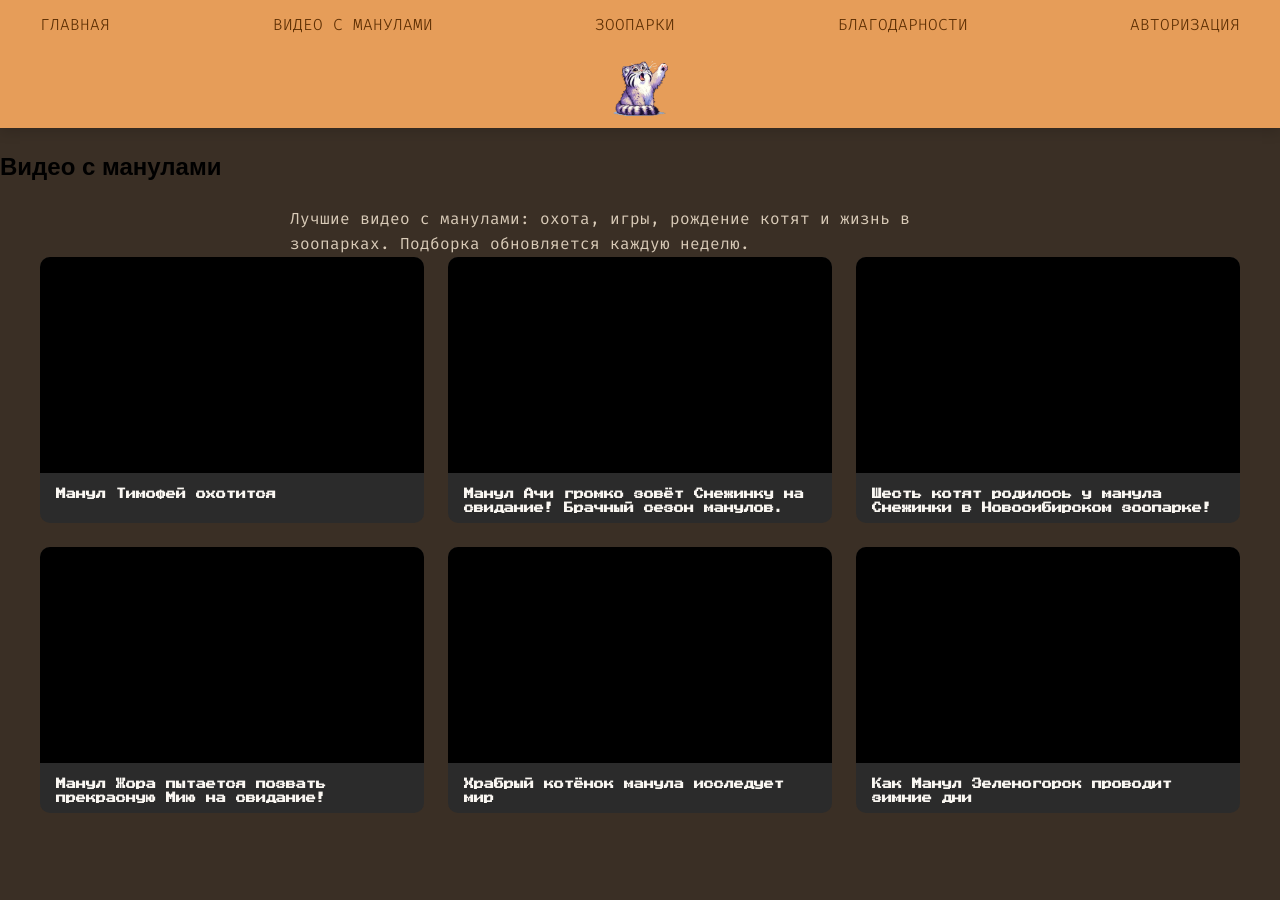
<file: lab4/video_image.html>
<!DOCTYPE html>
<html lang="ru">
<head>
    <meta charset="UTF-8">
    <meta name="viewport" content="width=device-width, initial-scale=1.0">
    <title>Видео</title>
    <link rel="icon" type="image/webp" href="images/manul_icon.webp">
    <link rel="stylesheet" href="css/style.css">
    <link rel="preconnect" href="https://fonts.googleapis.com">
    <link rel="preconnect" href="https://fonts.gstatic.com" crossorigin>
    <link href="https://fonts.googleapis.com/css2?family=Fira+Code:wght@300..700&family=Press+Start+2P&display=swap" rel="stylesheet">
</head>
<body>

    
   <header class="header">
        <nav class="menu">
            <div class="menu__links">
                <a href="index.html">ГЛАВНАЯ</a>
                <a href="video_image.html">ВИДЕО С МАНУЛАМИ</a>
                <a href="zoo.html">ЗООПАРКИ</a>
                <a href="thanks.html">БЛАГОДАРНОСТИ</a>
                <a href="login.html">АВТОРИЗАЦИЯ</a>
            </div>
            <img src="images/manul_icon.webp" alt="Манул" class="menu-logo">
        </nav>
    </header>

    <section class="video-intro">
        <h1 id="video-intro__heading" >Видео с манулами</h1>
        <p class="video-intro__subtitle">
            Лучшие видео с манулами: охота, игры, рождение котят и жизнь в зоопарках.
            Подборка обновляется каждую неделю.
        </p>
    </section>


    <section class="video">
        <div class="video__grid">

            <div class="video__card">
                <div class="video__iframe-wrapper">
                    <iframe
                        src="https://www.youtube.com/embed/ZjWz0QveXdg"
                        title="Видео с манулом"
                        frameborder="0"
                        allow="accelerometer; autoplay; clipboard-write; encrypted-media; gyroscope; picture-in-picture; web-share"
                        referrerpolicy="strict-origin-when-cross-origin"
                        allowfullscreen>
                    </iframe>
                </div>
                <h3 class="video__title">Манул Тимофей охотится</h3>
            </div>

            <div class="video__card">
                <div class="video__iframe-wrapper">
                    <iframe 
                    src="https://www.youtube.com/embed/eLcMS2LF-WE?si=rXDtKtz10I0ZgBqs"
                    title="YouTube video player"
                    frameborder="0" allow="accelerometer;
                     autoplay; clipboard-write;
                      encrypted-media; gyroscope; picture-in-picture; web-share" referrerpolicy="strict-origin-when-cross-origin" allowfullscreen>
                    </iframe>
                </div>
                <h3 class="video__title"> Манул Ачи громко зовёт Снежинку на свидание! Брачный сезон манулов.</h3>
            </div>

            <div class="video__card">
                <div class="video__iframe-wrapper">
                    <iframe src="https://www.youtube.com/embed/YSgWl-kn6MM?si=I4YxkS9GQXyrymbB" title="YouTube video player" 
                    frameborder="0" allow="accelerometer;
                     autoplay; 
                     -write; encrypted-media; 
                     gyroscope; picture-in-picture;
                     web-share" referrerpolicy="strict-origin-when-cross-origin" allowfullscreen>

                    </iframe>
                </div>
                <h3 class="video__title">Шесть котят родилось у манула Снежинки в Новосибирском зоопарке! </h3>
            </div>

            <div class="video__card">
                <div class="video__iframe-wrapper">
                    <iframe src="https://www.youtube.com/embed/DIWm_hmF01Q?si=0lRds7QvUvAdL29Y" title="YouTube video player" 
                        frameborder="0" allow="accelerometer; 
                        autoplay; clipboard-write; encrypted-media;
                        gyroscope; picture-in-picture; 
                        web-share" referrerpolicy="strict-origin-when-cross-origin" allowfullscreen>
                    </iframe>
                </div>
                <h3 class="video__title"> Манул Жора пытается позвать прекрасную Мию на свидание! </h3>
            </div>

            <div class="video__card">
                <div class="video__iframe-wrapper">
                    <iframe 
                        src="https://www.youtube.com/embed/32QsSxsYvPA?si=IJwaAtICv9oYZhyW" title="YouTube video player" 
                        frameborder="0" allow="accelerometer; 
                        autoplay; clipboard-write; 
                        encrypted-media; gyroscope; picture-in-picture; 
                        web-share" referrerpolicy="strict-origin-when-cross-origin" allowfullscreen>
                    </iframe>
                </div>
                <h3 class="video__title"> Храбрый котёнок манула исследует мир </h3>
            </div>

            <div class="video__card">
                <div class="video__iframe-wrapper">
                    <iframe 
                        src="https://www.youtube.com/embed/dXjfVCa8Sz4?si=XTQ0fmJFGaCireKD" title="YouTube video player" 
                        frameborder="0" allow="accelerometer; 
                        autoplay; clipboard-write; encrypted-media; 
                        gyroscope; picture-in-picture; 
                        web-share" referrerpolicy="strict-origin-when-cross-origin" allowfullscreen>
                    </iframe>
                </div>
                <h3 class="video__title"> Как Манул Зеленогорск проводит зимние дни</h3>
            </div>


        </div>
    </section>
</body>
</html>
</file>
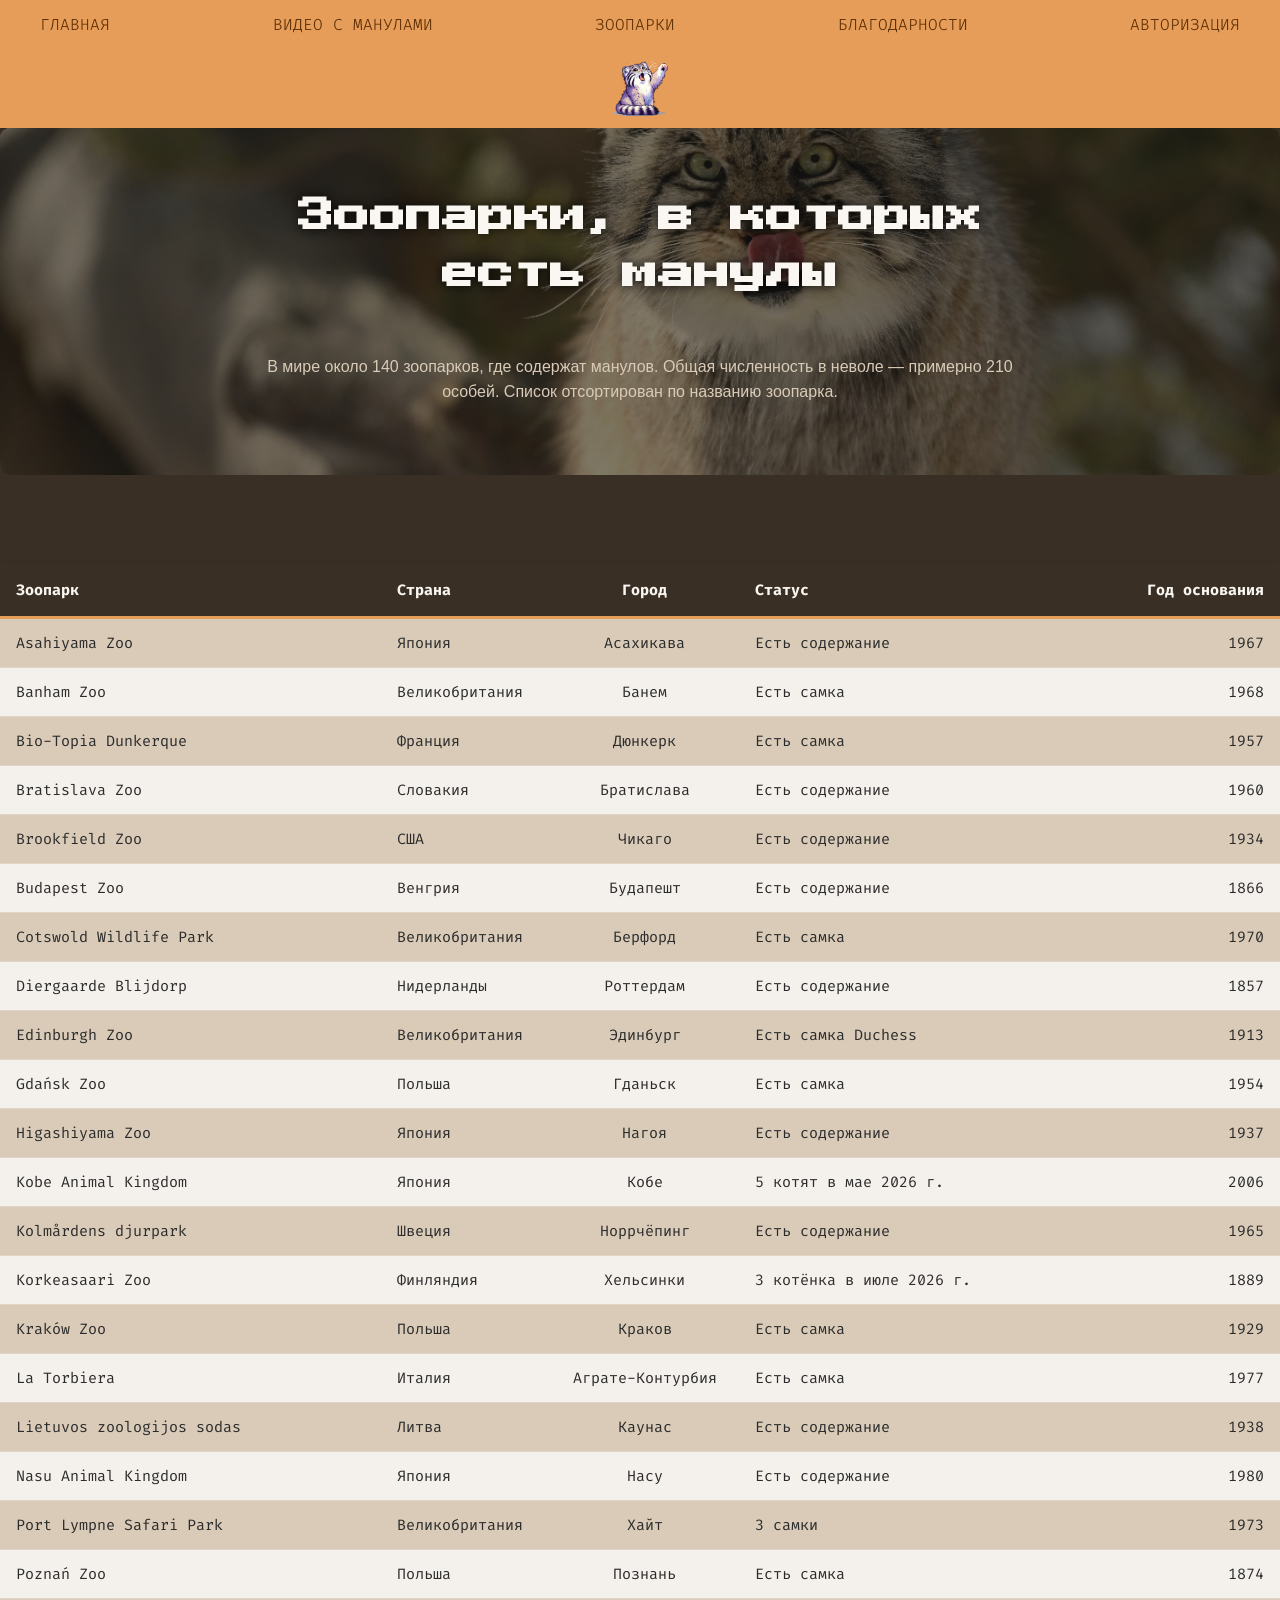
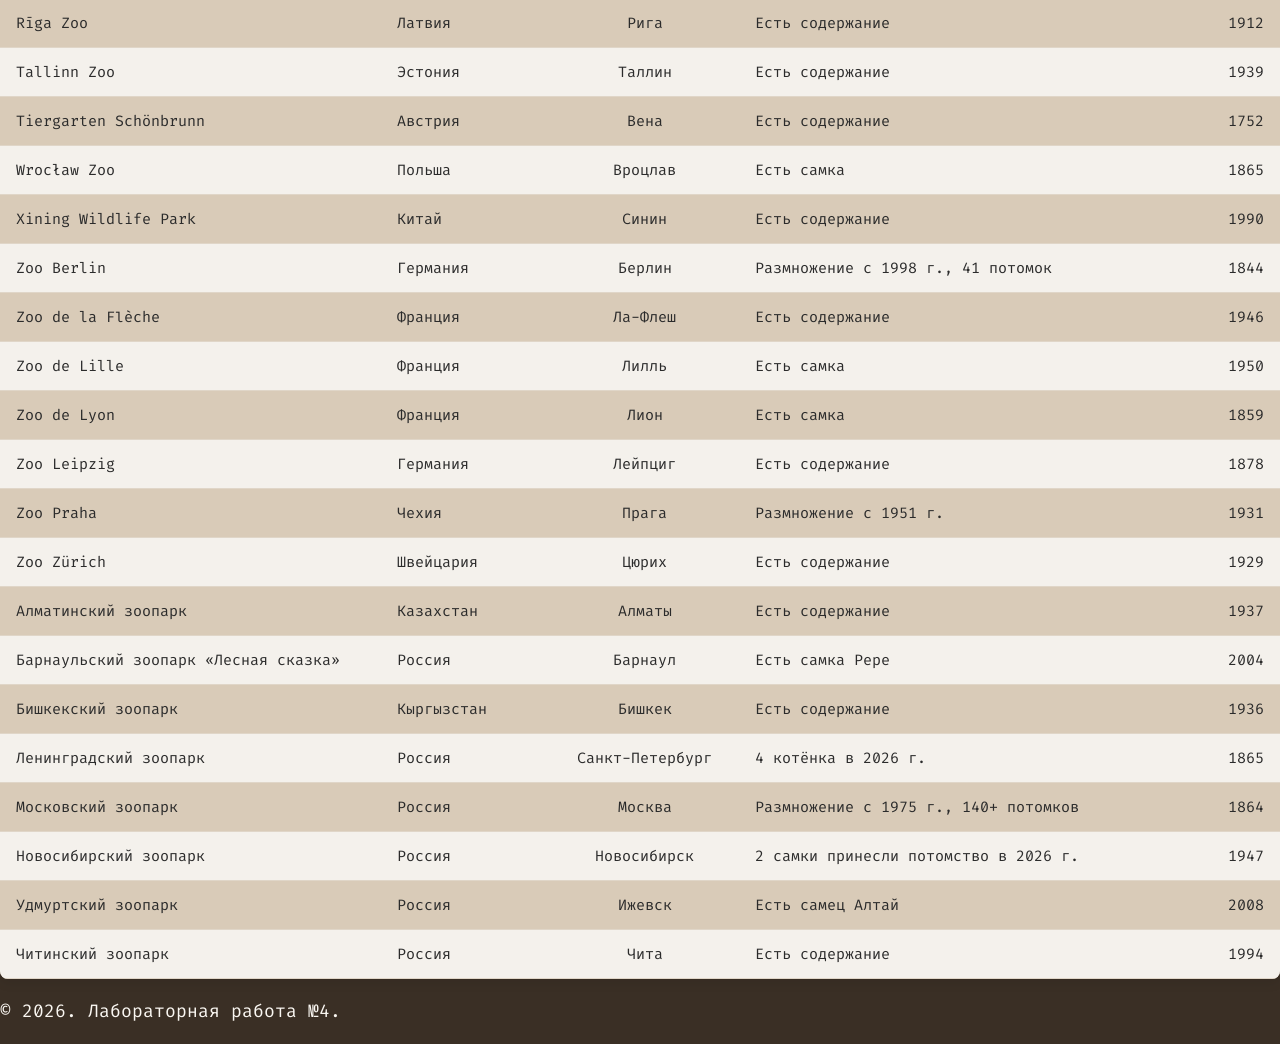
<file: lab4/zoo.html>
<!DOCTYPE html>
<html lang="ru">
<head>
    <meta charset="UTF-8">
    <meta name="viewport" content="width=device-width, initial-scale=1.0">
    <title>Зоопарки</title>
    <link rel="icon" type="image/webp" href="images/manul_icon.webp">
    <link rel="stylesheet" href="css/style.css">
     <link rel="preconnect" href="https://fonts.googleapis.com">
    <link rel="preconnect" href="https://fonts.gstatic.com" crossorigin>
    <link href="https://fonts.googleapis.com/css2?family=Fira+Code:wght@300..700&family=Press+Start+2P&display=swap" rel="stylesheet">
</head>
<body>

    <!-- ШАПКА -->
    <header class="header">
        <nav class="menu">
            <div class="menu__links">
                <a href="index.html">ГЛАВНАЯ</a>
                <a href="video_image.html">ВИДЕО С МАНУЛАМИ</a>
                <a href="zoo.html">ЗООПАРКИ</a>
                <a href="thanks.html">БЛАГОДАРНОСТИ</a>
                <a href="login.html">АВТОРИЗАЦИЯ</a>
            </div>
            <img src="images/manul_icon.webp" alt="Манул" class="menu-logo">
        </nav>
    </header>

    <main class="zoo">
        
        <div class="zoo__hero">
            <div class="zoo__hero-content">
                    <h1 class="zoo__title">Зоопарки, в которых есть манулы</h1>

                    <p class="zoo__subtitle">
                        В мире около 140 зоопарков, где содержат манулов.
                        Общая численность в неволе — примерно 210 особей.
                        Список отсортирован по названию зоопарка.
                    </p>
            </div>
        </div>

        <table class="zoo__table">
            <caption>Зоопарки мира, где живут манулы (по алфавиту)</caption>

            <thead>
                <tr>
                    <th class="zoo__cell--left">Зоопарк</th>
                    <th class="zoo__cell--left">Страна</th>
                    <th class="zoo__cell--center">Город</th>
                    <th class="zoo__cell--left">Статус</th>
                    <th class="zoo__cell--right">Год основания</th>
                </tr>
            </thead>

            <tbody>
                <tr>
                    <td class="zoo__cell--left">Asahiyama Zoo</td>
                    <td class="zoo__cell--left">Япония</td>
                    <td class="zoo__cell--center">Асахикава</td>
                    <td class="zoo__cell--left">Есть содержание</td>
                    <td class="zoo__cell--right">1967</td>
                </tr>
                <tr>
                    <td class="zoo__cell--left">Banham Zoo</td>
                    <td class="zoo__cell--left">Великобритания</td>
                    <td class="zoo__cell--center">Банем</td>
                    <td class="zoo__cell--left">Есть самка</td>
                    <td class="zoo__cell--right">1968</td>
                </tr>
                <tr>
                    <td class="zoo__cell--left">Bio-Topia Dunkerque</td>
                    <td class="zoo__cell--left">Франция</td>
                    <td class="zoo__cell--center">Дюнкерк</td>
                    <td class="zoo__cell--left">Есть самка</td>
                    <td class="zoo__cell--right">1957</td>
                </tr>
                <tr>
                    <td class="zoo__cell--left">Bratislava Zoo</td>
                    <td class="zoo__cell--left">Словакия</td>
                    <td class="zoo__cell--center">Братислава</td>
                    <td class="zoo__cell--left">Есть содержание</td>
                    <td class="zoo__cell--right">1960</td>
                </tr>
                <tr>
                    <td class="zoo__cell--left">Brookfield Zoo</td>
                    <td class="zoo__cell--left">США</td>
                    <td class="zoo__cell--center">Чикаго</td>
                    <td class="zoo__cell--left">Есть содержание</td>
                    <td class="zoo__cell--right">1934</td>
                </tr>
                <tr>
                    <td class="zoo__cell--left">Budapest Zoo</td>
                    <td class="zoo__cell--left">Венгрия</td>
                    <td class="zoo__cell--center">Будапешт</td>
                    <td class="zoo__cell--left">Есть содержание</td>
                    <td class="zoo__cell--right">1866</td>
                </tr>
                <tr>
                    <td class="zoo__cell--left">Cotswold Wildlife Park</td>
                    <td class="zoo__cell--left">Великобритания</td>
                    <td class="zoo__cell--center">Берфорд</td>
                    <td class="zoo__cell--left">Есть самка</td>
                    <td class="zoo__cell--right">1970</td>
                </tr>
                <tr>
                    <td class="zoo__cell--left">Diergaarde Blijdorp</td>
                    <td class="zoo__cell--left">Нидерланды</td>
                    <td class="zoo__cell--center">Роттердам</td>
                    <td class="zoo__cell--left">Есть содержание</td>
                    <td class="zoo__cell--right">1857</td>
                </tr>
                <tr>
                    <td class="zoo__cell--left">Edinburgh Zoo</td>
                    <td class="zoo__cell--left">Великобритания</td>
                    <td class="zoo__cell--center">Эдинбург</td>
                    <td class="zoo__cell--left">Есть самка Duchess</td>
                    <td class="zoo__cell--right">1913</td>
                </tr>
                <tr>
                    <td class="zoo__cell--left">Gdańsk Zoo</td>
                    <td class="zoo__cell--left">Польша</td>
                    <td class="zoo__cell--center">Гданьск</td>
                    <td class="zoo__cell--left">Есть самка</td>
                    <td class="zoo__cell--right">1954</td>
                </tr>
                <tr>
                    <td class="zoo__cell--left">Higashiyama Zoo</td>
                    <td class="zoo__cell--left">Япония</td>
                    <td class="zoo__cell--center">Нагоя</td>
                    <td class="zoo__cell--left">Есть содержание</td>
                    <td class="zoo__cell--right">1937</td>
                </tr>
                <tr>
                    <td class="zoo__cell--left">Kobe Animal Kingdom</td>
                    <td class="zoo__cell--left">Япония</td>
                    <td class="zoo__cell--center">Кобе</td>
                    <td class="zoo__cell--left">5 котят в мае 2026 г.</td>
                    <td class="zoo__cell--right">2006</td>
                </tr>
                <tr>
                    <td class="zoo__cell--left">Kolmårdens djurpark</td>
                    <td class="zoo__cell--left">Швеция</td>
                    <td class="zoo__cell--center">Норрчёпинг</td>
                    <td class="zoo__cell--left">Есть содержание</td>
                    <td class="zoo__cell--right">1965</td>
                </tr>
                <tr>
                    <td class="zoo__cell--left">Korkeasaari Zoo</td>
                    <td class="zoo__cell--left">Финляндия</td>
                    <td class="zoo__cell--center">Хельсинки</td>
                    <td class="zoo__cell--left">3 котёнка в июле 2026 г.</td>
                    <td class="zoo__cell--right">1889</td>
                </tr>
                <tr>
                    <td class="zoo__cell--left">Kraków Zoo</td>
                    <td class="zoo__cell--left">Польша</td>
                    <td class="zoo__cell--center">Краков</td>
                    <td class="zoo__cell--left">Есть самка</td>
                    <td class="zoo__cell--right">1929</td>
                </tr>
                <tr>
                    <td class="zoo__cell--left">La Torbiera</td>
                    <td class="zoo__cell--left">Италия</td>
                    <td class="zoo__cell--center">Аграте-Контурбия</td>
                    <td class="zoo__cell--left">Есть самка</td>
                    <td class="zoo__cell--right">1977</td>
                </tr>
                <tr>
                    <td class="zoo__cell--left">Lietuvos zoologijos sodas</td>
                    <td class="zoo__cell--left">Литва</td>
                    <td class="zoo__cell--center">Каунас</td>
                    <td class="zoo__cell--left">Есть содержание</td>
                    <td class="zoo__cell--right">1938</td>
                </tr>
                <tr>
                    <td class="zoo__cell--left">Nasu Animal Kingdom</td>
                    <td class="zoo__cell--left">Япония</td>
                    <td class="zoo__cell--center">Насу</td>
                    <td class="zoo__cell--left">Есть содержание</td>
                    <td class="zoo__cell--right">1980</td>
                </tr>
                <tr>
                    <td class="zoo__cell--left">Port Lympne Safari Park</td>
                    <td class="zoo__cell--left">Великобритания</td>
                    <td class="zoo__cell--center">Хайт</td>
                    <td class="zoo__cell--left">3 самки</td>
                    <td class="zoo__cell--right">1973</td>
                </tr>
                <tr>
                    <td class="zoo__cell--left">Poznań Zoo</td>
                    <td class="zoo__cell--left">Польша</td>
                    <td class="zoo__cell--center">Познань</td>
                    <td class="zoo__cell--left">Есть самка</td>
                    <td class="zoo__cell--right">1874</td>
                </tr>
                <tr>
                    <td class="zoo__cell--left">Rīga Zoo</td>
                    <td class="zoo__cell--left">Латвия</td>
                    <td class="zoo__cell--center">Рига</td>
                    <td class="zoo__cell--left">Есть содержание</td>
                    <td class="zoo__cell--right">1912</td>
                </tr>
                <tr>
                    <td class="zoo__cell--left">Tallinn Zoo</td>
                    <td class="zoo__cell--left">Эстония</td>
                    <td class="zoo__cell--center">Таллин</td>
                    <td class="zoo__cell--left">Есть содержание</td>
                    <td class="zoo__cell--right">1939</td>
                </tr>
                <tr>
                    <td class="zoo__cell--left">Tiergarten Schönbrunn</td>
                    <td class="zoo__cell--left">Австрия</td>
                    <td class="zoo__cell--center">Вена</td>
                    <td class="zoo__cell--left">Есть содержание</td>
                    <td class="zoo__cell--right">1752</td>
                </tr>
                <tr>
                    <td class="zoo__cell--left">Wrocław Zoo</td>
                    <td class="zoo__cell--left">Польша</td>
                    <td class="zoo__cell--center">Вроцлав</td>
                    <td class="zoo__cell--left">Есть самка</td>
                    <td class="zoo__cell--right">1865</td>
                </tr>
                <tr>
                    <td class="zoo__cell--left">Xining Wildlife Park</td>
                    <td class="zoo__cell--left">Китай</td>
                    <td class="zoo__cell--center">Синин</td>
                    <td class="zoo__cell--left">Есть содержание</td>
                    <td class="zoo__cell--right">1990</td>
                </tr>
                <tr>
                    <td class="zoo__cell--left">Zoo Berlin</td>
                    <td class="zoo__cell--left">Германия</td>
                    <td class="zoo__cell--center">Берлин</td>
                    <td class="zoo__cell--left">Размножение с 1998 г., 41 потомок</td>
                    <td class="zoo__cell--right">1844</td>
                </tr>
                <tr>
                    <td class="zoo__cell--left">Zoo de la Flèche</td>
                    <td class="zoo__cell--left">Франция</td>
                    <td class="zoo__cell--center">Ла-Флеш</td>
                    <td class="zoo__cell--left">Есть содержание</td>
                    <td class="zoo__cell--right">1946</td>
                </tr>
                <tr>
                    <td class="zoo__cell--left">Zoo de Lille</td>
                    <td class="zoo__cell--left">Франция</td>
                    <td class="zoo__cell--center">Лилль</td>
                    <td class="zoo__cell--left">Есть самка</td>
                    <td class="zoo__cell--right">1950</td>
                </tr>
                <tr>
                    <td class="zoo__cell--left">Zoo de Lyon</td>
                    <td class="zoo__cell--left">Франция</td>
                    <td class="zoo__cell--center">Лион</td>
                    <td class="zoo__cell--left">Есть самка</td>
                    <td class="zoo__cell--right">1859</td>
                </tr>
                <tr>
                    <td class="zoo__cell--left">Zoo Leipzig</td>
                    <td class="zoo__cell--left">Германия</td>
                    <td class="zoo__cell--center">Лейпциг</td>
                    <td class="zoo__cell--left">Есть содержание</td>
                    <td class="zoo__cell--right">1878</td>
                </tr>
                <tr>
                    <td class="zoo__cell--left">Zoo Praha</td>
                    <td class="zoo__cell--left">Чехия</td>
                    <td class="zoo__cell--center">Прага</td>
                    <td class="zoo__cell--left">Размножение с 1951 г.</td>
                    <td class="zoo__cell--right">1931</td>
                </tr>
                <tr>
                    <td class="zoo__cell--left">Zoo Zürich</td>
                    <td class="zoo__cell--left">Швейцария</td>
                    <td class="zoo__cell--center">Цюрих</td>
                    <td class="zoo__cell--left">Есть содержание</td>
                    <td class="zoo__cell--right">1929</td>
                </tr>

                <tr>
                    <td class="zoo__cell--left">Алматинский зоопарк</td>
                    <td class="zoo__cell--left">Казахстан</td>
                    <td class="zoo__cell--center">Алматы</td>
                    <td class="zoo__cell--left">Есть содержание</td>
                    <td class="zoo__cell--right">1937</td>
                </tr>
                <tr>
                    <td class="zoo__cell--left">Барнаульский зоопарк «Лесная сказка»</td>
                    <td class="zoo__cell--left">Россия</td>
                    <td class="zoo__cell--center">Барнаул</td>
                    <td class="zoo__cell--left">Есть самка Pepe</td>
                    <td class="zoo__cell--right">2004</td>
                </tr>
                <tr>
                    <td class="zoo__cell--left">Бишкекский зоопарк</td>
                    <td class="zoo__cell--left">Кыргызстан</td>
                    <td class="zoo__cell--center">Бишкек</td>
                    <td class="zoo__cell--left">Есть содержание</td>
                    <td class="zoo__cell--right">1936</td>
                </tr>
                <tr>
                    <td class="zoo__cell--left">Ленинградский зоопарк</td>
                    <td class="zoo__cell--left">Россия</td>
                    <td class="zoo__cell--center">Санкт-Петербург</td>
                    <td class="zoo__cell--left">4 котёнка в 2026 г.</td>
                    <td class="zoo__cell--right">1865</td>
                </tr>
                <tr>
                    <td class="zoo__cell--left">Московский зоопарк</td>
                    <td class="zoo__cell--left">Россия</td>
                    <td class="zoo__cell--center">Москва</td>
                    <td class="zoo__cell--left">Размножение с 1975 г., 140+ потомков</td>
                    <td class="zoo__cell--right">1864</td>
                </tr>
                <tr>
                    <td class="zoo__cell--left">Новосибирский зоопарк</td>
                    <td class="zoo__cell--left">Россия</td>
                    <td class="zoo__cell--center">Новосибирск</td>
                    <td class="zoo__cell--left">2 самки принесли потомство в 2026 г.</td>
                    <td class="zoo__cell--right">1947</td>
                </tr>
                <tr>
                    <td class="zoo__cell--left">Удмуртский зоопарк</td>
                    <td class="zoo__cell--left">Россия</td>
                    <td class="zoo__cell--center">Ижевск</td>
                    <td class="zoo__cell--left">Есть самец Алтай</td>
                    <td class="zoo__cell--right">2008</td>
                </tr>
                <tr>
                    <td class="zoo__cell--left">Читинский зоопарк</td>
                    <td class="zoo__cell--left">Россия</td>
                    <td class="zoo__cell--center">Чита</td>
                    <td class="zoo__cell--left">Есть содержание</td>
                    <td class="zoo__cell--right">1994</td>
                </tr>
            </tbody>
        </table>

    </main>

    <footer class="footer">
        <p>&copy; 2026. Лабораторная работа №4.</p>
    </footer>

</body>
</html>
</file>
<file: lab2/css/style.css>
body {
    cursor: url("../images/cursor_image2.png") 4 4, auto;
    margin: 0;
    padding: 0;
    font-family: Arial, Helvetica, sans-serif;
    font-size: 16px;
    line-height: 1.6;
    color: #3a2f25;
    background-color: #3a2f25;
}
.menu-logo {
    height: 55px;
    width: auto;
}
.menu{
    display: flex;
    justify-content: space-between;  
    align-items: center;

    width: 100%;                     
    box-sizing: border-box;           
    background-color: #e69d59;
    padding: 14px 20px;
}
.menu a{
    color: #5c2e03;
    font-weight: lighter;
    font-size: 16px;
    font-family: "Fira Code";
    text-decoration: none;
}
.menu a:hover{
    cursor: url("../images/cursor_image2.png") 4 4, auto;
    color: #3c1e02;
    text-decoration: none;
}

#page-heading {
    font-family: "Press Start 2P", monospace;
    font-size: 36px;
    color: #faf7f2;
    text-align: center;
    margin: 0 0 15px;
    letter-spacing: 1px;
}

.intro{
    position: relative;
    width: 100%;
    min-height: 340px; 
    box-sizing: border-box;

    background-color: #3a2f25; 
    background-image: url(../images/manul_bg.gif);
    background-size: cover;
    background-position: center 20%;
    background-repeat: no-repeat;

    display: flex;
    justify-content: center;
    align-items: center;

    text-align: center;
    overflow: hidden;
}

.intro::before {
    content: "";
    position: absolute;
    inset: 0;
    background: linear-gradient(
        to bottom,
        rgba(0, 0, 0, 0.65) 0%,
        rgba(0, 0, 0, 0.25) 50%,
        rgba(0, 0, 0, 0.65) 100%
    );
    z-index: 0;
}

.intro-content {
    position: relative;
    z-index: 1;
    width: 100%;
    max-width: 1100px;
    padding: 40px 30px;
    box-sizing: border-box;
}


.intro-title {
    font-size: 72px;
    font-family: "Press Start 2P", system-ui;
    font-weight: 400;
    font-style: normal;
    letter-spacing: 1px;
    margin: 0 0 10px;
    color: #f4f1ec;
}

.intro-subtitle {
    font-family: "Press Start 2P", system-ui;
    font-size: 32px;
    font-weight: bold;
    margin: 0 0 40px;
    color: #f4f1ec;
}

.intro-stats {
    display: flex;
    justify-content: center;
    gap: 80px;
    flex-wrap: wrap;
    color: #f4f1ec;
}

.stat {
    display: flex;
    flex-direction: column;
    align-items: center;
}

.stat-label {
    font-size: 16px;
    margin-bottom: 5px;
    opacity: 0.9;
}

.stat-value {
    font-size: 44px;
    font-weight: bold;
    line-height: 1;
}

.gallery {
    background-color: #3a2f25;
    background-position: center;
    align-items: center;
    justify-content: space-between; 
    padding: 40px; 
}

.image-text{
    font-family: "Press Start 2P", system-ui;
    font-size: 20px;
    font-weight: bold;
    margin: 0 0 40px;
    color: #f4f1ec;
}
.gallery-grid {
    display: grid;
    grid-template-columns: repeat(auto-fill, minmax(220px, 1fr));
    gap: 20px;
}

/* Карточка */
.gallery-item {
    background-color: #faf7f2;
    border: 1px solid #e0d6c8;
    border-radius: 8px;
    overflow: hidden;
    transition: transform 0.25s ease, box-shadow 0.25s ease;
    cursor: zoom-in;
}

.gallery-item:hover {
    transform: translateY(-5px);
    box-shadow: 0 10px 20px rgba(0, 0, 0, 0.12);
    cursor: url("../images/cursor_image2.png") 4 4, auto;
}


.gallery-item img {
    width: 100%;
    height: 220px;            
    object-fit: cover;         
    display: block;
    transition: transform 0.4s ease;

}


.gallery-caption {
    padding: 10px 12px;
    font-size: 14px;
    font-family: "Fira Code";
    text-align: center;
    color: #3a2f25;
    background-color: #faf7f2;
}

.popular-section {
    background-color: #3a2f25;
    padding: 20px;
}
.image-text {
    font-family: "Press Start 2P", system-ui;
    font-size: 32px;
    font-weight: bold;
    margin: 0 0 40px;
    color: #f4f1ec;
}
.popular-grid {
    display: flex;
    justify-content: flex-start;
    align-items: center;
    gap: 25px;

    padding: 20px 0;  
    text-align: center;
    overflow-x: auto;                  
    scroll-behavior: smooth;           
    scroll-snap-type: x mandatory;                  

    scrollbar-width: none;           
}

.popular-card {
    flex: 0 0 200px;            
    scroll-snap-align: start;   
    text-align: center;         
}
.popular-item {
    flex: 0 0 200px;       
    width: 200px;
    height: 200px;
    background-color: #faf7f2;
    border: 5px solid transparent;
    border-radius: 50%;
    overflow: hidden;
    transition: transform 0.25s ease, box-shadow 0.25s ease;
    cursor: zoom-in;
}

.popular-item--m {
    background-color: #4242f5;   
}

.popular-item--w {
    background-color: #f542aa;   
}

.popular-item--d {
    background:
        linear-gradient(
            135deg,
            red, orange, yellow, green, blue, indigo, violet
        ) border-box,
        #faf7f2 padding-box;
}


.popular-item img {
    width: 100%;
    height: 100%;
    object-fit: cover;
    object-position: center top;  
}

.popular-item:hover {
    transform: translateY(-5px);
    box-shadow: 0 10px 20px rgba(0, 0, 0, 0.12);
    cursor: url("../images/cursor_image2.png") 4 4, auto;
}

.popular-caption{
    padding: 10px 12px;
    font-size: 18px;
    font-weight: bold;
    font-family: "Fira Code";
    text-align: center;
    color: #faf7f2;
}

.popular-heart {
    display: inline-flex;         
    align-items: center;              
    gap: 6px;                          

    font-family: "Fira Code", "Courier New", monospace;
    font-size: 18px;
    font-weight: bold;
    color: #faf7f2;
    margin-top: 6px;
}

.heart-icon {
    display: inline-block;
    width: 18px;
    height: 18px;
    background-image: url("../images/heart.png");
    background-size: contain;
    background-repeat: no-repeat;
    background-position: center;
}

.info-block{
    position: relative;
    width: 100%;
    height: 500px; 
    box-sizing: border-box;

    background-color: #3a2f25; 
    background-image: url(../images/manul_intro.jpg);
    background-size: cover;
    background-position: center 20%;
    background-repeat: no-repeat;

    display: flex;
    justify-content: flex-start;
    align-items: center;

    text-align: left;
    overflow: hidden;
    padding: 60px 40px; 
}

.info-title {
    font-size: 32px;
    font-family: "Press Start 2P", system-ui;
    font-weight: 400;
    font-style: normal;
    letter-spacing: 1px;
    margin: 0 0 10px;
    color: #f4f1ec;
}

.info-block::before {
    content: "";
    position: absolute;
    inset: 0;
    background: linear-gradient(
        to left,
        rgba(0, 0, 0, 0.65) 0%,
        rgba(0, 0, 0, 0.25) 50%,
        rgba(0, 0, 0, 0.65) 100%
    );
    z-index: 0;
}

.info-text{
    font-family: "Press Start 2P", system-ui;
    font-size: 12px;
    line-height: 1.5;
    margin: 0 0 40px;
    color: #f4f1ec;
}

.about-content {
    position: relative;
    z-index: 1;
    max-width: 700px; 
}

.footer{
    margin: 0;   
    position: relative;
    box-sizing: border-box;
    background-color: #3a2f25;
    font-family: "Fira Code", monospace;
    font-size: 18px;
    color: #faf7f2;
    margin-top: 6px;
}


.zoo-hero {
    position: relative;
    width: 100%;
    min-height: 220px;          
    margin: 0 0 30px;

    background-image: url("../images/manul-zoo.jpg"); 
    background-size: cover;        
    background-position: center 30%;   
    background-repeat: no-repeat;
    background-color: #3a2f25;     

    display: flex;                
    justify-content: center;
    align-items: center;

    border-radius: 10px;
    overflow: hidden;
    box-sizing: border-box;
}


.zoo-hero::before {
    content: "";
    position: absolute;
    inset: 0;
    background: rgba(0, 0, 0, 0.5);   
    z-index: 0;
}

.zoo-content {
    position: relative;
    z-index: 1;
    max-width: 800px;
    padding: 40px 30px;
    text-align: center;

    display: flex;
    flex-direction: column;       
    gap: 15px;                  
}


.zoo-title {
    position: relative;
    z-index: 1;                      

    font-family: "Press Start 2P", monospace;
    font-size: 36px;
    color: #ffffff; 
    justify-content: center;               
    text-align: center;
    margin: 0;
    padding: 20px;
    text-shadow: 2px 2px 8px rgba(0, 0, 0, 0.9); 
}

.zoo-subtitle {
    text-align: center;
    color: #d9cbb8;
    font-size: 16px;
    margin-bottom: 30px;
    padding: 0 20px;
}


/* === Таблица === */
.catalog-table {
    width: 100%;
    border-collapse: collapse;
    background-color: #faf7f2;
    border-radius: 8px;
    overflow: hidden;
    box-shadow: 0 4px 12px rgba(0, 0, 0, 0.08);
    font-family: "Fira Code", "Courier New", monospace;
    font-size: 15px;
}

.catalog-table caption {
    caption-side: top;
    font-size: 18px;
    font-weight: bold;
    color: #3a2f25;
    padding: 15px 0;
    text-align: left;
}

.catalog-table th {
    background-color: #3a2f25;
    color: #faf7f2;
    padding: 14px 16px;
    font-weight: bold;
    border-bottom: 3px solid #e69d59;
}

.catalog-table td {
    padding: 12px 16px;
    border-bottom: 1px solid #e0d6c8;
    color: #2b2b2b;
}

.catalog-table tbody tr:nth-child(even) {
    background-color: #f4f1ec;
}


.catalog-table tbody tr:hover {
    background-color: #f0e4d0;
    transition: background-color 0.2s ease;
}


.left   { text-align: left; }
.center { text-align: center; }
.right  { text-align: right; }

@media (max-width: 700px) {
    .zoo-section {
        padding: 0 15px;
    }

    .zoo-title {
        font-size: 24px;
    }

    .catalog-table {
        font-size: 12px;
    }

    .catalog-table th,
    .catalog-table td {
        padding: 8px 6px;
    }
}

.video-header {
    max-width: 1280px;
    margin: 0 auto;                     
    padding: 60px 40px 30px;            
    text-align: center;
    box-sizing: border-box;
}

.video-heading {
    font-family: "Press Start 2P", monospace;
    font-size: 36px;
    font-weight: bold;
    color: #faf7f2;
    margin: 0 0 15px;
    letter-spacing: 1px;
}

.video-subtitle {
    font-family: "Fira Code", monospace;
    font-size: 16px;
    color: #d9cbb8;
    margin: 0;
    line-height: 1.6;
    max-width: 700px;
    margin-left: auto;                 
    margin-right: auto;
}

.video-section {
    max-width: 1280px;
    margin: 0 auto 40px;
    padding: 0 40px;
    box-sizing: border-box;
}

.video-section {
    max-width: 1280px;
    margin: 0 auto 40px;
    padding: 0 40px;
    box-sizing: border-box;
}

.video-grid {
    display: grid;
    grid-template-columns: repeat(auto-fill, minmax(320px, 1fr));
    gap: 24px;
}

.video-card {
    background-color: #2b2b2b;
    border-radius: 10px;
    overflow: hidden;
    transition: transform 0.25s ease, box-shadow 0.25s ease;
}

.video-card:hover {
    transform: translateY(-4px);
    box-shadow: 0 12px 24px rgba(0, 0, 0, 0.4);
}

.video-item {
    position: relative;
    width: 100%;
    aspect-ratio: 16 / 9;
    overflow: hidden;
    background-color: #000;
}

.video-item iframe {
    cursor: url("../images/cursor_image2.png") 4 4, auto;
    position: absolute;
    inset: 0;
    width: 100%;
    height: 100%;
    border: none;
}

.video-title {
    font-family: "Press Start 2P", monospace;
    font-size: 10px;
    color: #faf7f2;
    margin: 0;
    padding: 14px 16px 8px;
    line-height: 1.4;
}


@media (max-width: 700px) {
    .video-section { padding: 0 15px; }
    .video-grid {
        grid-template-columns: 1fr;
        gap: 18px;
    }
}

.thanks-section {
    max-width: 900px;
    margin: 0 auto;
    padding: 0 40px 60px;
    box-sizing: border-box;
    min-height: 60vh;                     
    display: flex;
    flex-direction: column;
    justify-content: center;
}

.thanks-hero {
    position: relative;
    width: 100%;
    min-height: 320px;                    
    margin: 60px 0 40px;
    border-radius: 12px;
    overflow: hidden;

    background-color: #3a2f25;

    display: flex;
    justify-content: center;
    align-items: center;

    box-sizing: border-box;
    box-shadow: 0 8px 24px rgba(0, 0, 0, 0.4);
}

.thanks-hero::before {
    content: "";
    position: absolute;
    inset: 0;
    background: linear-gradient(
        to bottom,
        rgba(0, 0, 0, 0.5) 0%,
        rgba(0, 0, 0, 0.7) 100%
    );
    z-index: 0;
}

.thanks-content {
    position: relative;
    z-index: 1;
    text-align: center;
    padding: 50px 30px;
    max-width: 700px;
    display: flex;
    flex-direction: column;
    gap: 20px;
}

.thanks-title {
    font-family: "Press Start 2P", monospace;
    font-size: 32px;
    font-weight: bold;
    color: #ffffff;
    margin: 0;
    line-height: 1.4;
    letter-spacing: 2px;
    text-shadow:
        0 0 12px rgba(0, 0, 0, 0.9),
        3px 3px 6px rgba(0, 0, 0, 0.8);
}

.thanks-subtitle {
    font-family: "Fira Code", monospace;
    font-size: 16px;
    color: #e8dcc8;
    margin: 0;
    line-height: 1.7;
}

.thanks-link {
    color: #e69d59;
    font-weight: bold;
    text-decoration: underline;
    transition: color 0.2s ease;
}

.thanks-link:hover {
    color: #f1c40f;
    text-decoration: none;
}
</file>
<file: lab4/css/style.css>
:root {
    --brown-bg-color: #3a2f25;
    --orange-bg-color: #e69d59;
    --brown-link-color: #5c2e03;
    --brown-link-color-h: #3c1e02;
    --white-text-color: #faf7f2;
    --white-border-color: #e0d6c8;
    --blue-male-color: #4242f5;
    --pink-woman-color: #f542aa;
    --death-gradient: linear-gradient(
            135deg,
            red, orange, yellow, green, blue, indigo, violet
        );
    --white-bg-color: #d9cbb8;
    --white-catalog-color: #f4f1ec;
    --white-catalog-color-d: #2b2b2b;
    --white-catalog-color-h: #f0e4d0; 
    --black-bg-color: #000;
    --orange-submit-color-h: #f1b876; 
    --orange-link-color: #f1c40f;
    --green-agree-color: #2e7d32;
    --red-fail-color: #d32f2f;
    --agree-bg-color: rgba(46, 125, 50, 0.1);
    --border-agree: 1px solid rgba(46, 125, 50, 0.3);
    --error-bg-color: rgba(211, 47, 47, 0.1);
    --border-error: 1px solid rgba(211, 47, 47, 0.3);

    --overlay-dark-65: rgba(0, 0, 0, 0.65);
    --overlay-dark-50: rgba(0, 0, 0, 0.5);
    --overlay-dark-25: rgba(0, 0, 0, 0.25);
    --overlay-dark-70: rgba(0, 0, 0, 0.7);
    
    --shadow-sm: 0 4px 12px rgba(0, 0, 0, 0.08);
    --shadow-md: 0 10px 20px rgba(0, 0, 0, 0.12);
    --shadow-lg: 0 12px 24px rgba(0, 0, 0, 0.4);
    --shadow-xl: 0 12px 32px rgba(0, 0, 0, 0.4);
    --shadow-txt: 0 0 12px rgba(0, 0, 0, 0.9);
    --shadow-txt-1:3px 3px 6px rgba(0, 0, 0, 0.8);
    --shadow-txt-2: 0 0 12px rgba(0, 0, 0, 0.9);
    --shadow-box: 0 8px 24px rgba(0, 0, 0, 0.4);


    --glass-bg: rgba(250, 247, 242, 0.25);
    --glass-border: rgba(255, 255, 255, 0.3);
    --orange-focus-shadow: 0 0 0 3px rgba(230, 157, 89, 0.3);
}
body {
    cursor: url("../images/cursor_image2.png") 4 4, auto;
    margin: 0;
    padding: 0;
    font-family: Arial, Helvetica, sans-serif;
    font-size: 16px;
    line-height: 1.6;
    background-color: var( --brown-bg-color);
}
.menu-logo {
    height: 55px;
    width: auto;
}
.menu {
    display: flex;
    flex-direction: column; 
    align-items: center;   
    justify-content: center;
    gap: 8px;         
    
    width: 100%;                     
    box-sizing: border-box;           
    background-color: var(--orange-bg-color); 
    padding: 12px 40px;     
    box-shadow: 0 4px 12px rgba(0, 0, 0, 0.15); 
}

.menu__links {
    display: flex;          /* Делает ссылки в ряд */
    justify-content: space-between; /* Центрирует их */
    gap: 90px;              /* Отступ между ссылками */
    flex-wrap: wrap;       
    width: 100%;
    margin-bottom: 15px;    /* Отступ от ссылок до манула */
}
.menu a{
    color: var(--brown-link-color);
    font-weight: lighter;
    font-size: 16px;
    font-family: "Fira Code";
    text-decoration: none;
}
.menu a:hover{
    cursor: url("../images/cursor_image2.png") 4 4, auto;
    color: var(--brown-link-color-h);
    text-decoration: none;
}


.intro{
    position: relative;
    width: 100%;
    min-height: 340px; 
    box-sizing: border-box;

    background-color: var( --brown-bg-color); 
    background-image: url(../images/manul_bg.gif);
    background-size: cover;
    background-position: center 20%;
    background-repeat: no-repeat;

    display: flex;
    justify-content: center;
    align-items: center;

    text-align: center;
    overflow: hidden;
}

.intro::before {
    content: "";
    position: absolute;
    inset: 0;
    background: linear-gradient(
        to bottom,
        var(--overlay-dark-65) 0%,
        var(--overlay-dark-25) 50%,
        var(--overlay-dark-65) 100%
    );
    z-index: 0;
}

.intro__content {
    position: relative;
    z-index: 1;
    width: 100%;
    max-width: 1100px;
    padding: 40px 30px;
    box-sizing: border-box;
}


.intro__title {
    font-size: 72px;
    font-family: "Press Start 2P", system-ui;
    font-weight: 400;
    font-style: normal;
    letter-spacing: 1px;
    margin: 0 0 10px;
    color: var(--white-catalog-color);
}

.intro__subtitle {
    font-family: "Press Start 2P", system-ui;
    font-size: 32px;
    font-weight: bold;
    margin: 0 0 40px;
    color: var(--white-catalog-color);
}

.intro__stats {
    display: flex;
    justify-content: center;
    gap: 80px;
    flex-wrap: wrap;
    color: var(--white-catalog-color);
}

.stat {
    display: flex;
    flex-direction: column;
    align-items: center;
}

.stat__label {
    font-size: 16px;
    margin-bottom: 5px;
    opacity: 0.9;
}

.stat__value {
    font-size: 44px;
    font-weight: bold;
    line-height: 1;
}

.gallery {
    background-color: var( --brown-bg-color);
    background-position: center;
    align-items: center;
    justify-content: space-between; 
    padding: 40px; 
}

.gallery__title{
    font-family: "Press Start 2P", system-ui;
    font-size: 20px;
    font-weight: bold;
    margin: 0 0 40px;
    color: var(--white-catalog-color);
}
.gallery__grid {
    display: flex;
    flex-wrap: wrap;
    gap: 20px;
}

.gallery__item {
    background-color: var(--white-text-color);
    border: 1px solid var(--white-border-color);
    border-radius: 8px;
    overflow: hidden;
    flex: 1 1 calc(20% - 20px);
    min-width: 220px;
    transition: transform 0.25s ease, box-shadow 0.25s ease;
    cursor: zoom-in;
}

.gallery__item:hover {
    transform: translateY(-5px);
    box-shadow: var(--shadow-md);
    cursor: url("../images/cursor_image2.png") 4 4, auto;
}


.gallery__item img {
    width: 100%;
    height: 220px;            
    object-fit: cover;         
    display: block;
    transition: transform 0.4s ease;

}

.gallery__caption {
    padding: 10px 12px;
    font-size: 14px;
    font-family: "Fira Code";
    text-align: center;
    color: var( --brown-bg-color);
    background-color: var(--white-text-color);
}

.popular {
    background-color: var( --brown-bg-color);
    padding: 20px;
}
.gallery__title {
    font-family: "Press Start 2P", system-ui;
    font-size: 32px;
    font-weight: bold;
    margin: 0 0 40px;
    color: var(--white-catalog-color);
}
.popular__grid {
    display: flex;
    justify-content: flex-start;
    align-items: center;
    gap: 25px;

    padding: 20px 0;  
    text-align: center;
    overflow-x: auto;                  
    scroll-behavior: smooth;           
    scroll-snap-type: x mandatory;                  

    scrollbar-width: none;           
}

.popular__card {
    flex: 0 0 200px;            
    scroll-snap-align: start;   
    text-align: center;         
}
.popular__item {
    flex: 0 0 200px;       
    width: 200px;
    height: 200px;
    background-color: var(--white-text-color);
    border: 5px solid transparent;
    border-radius: 50%;
    overflow: hidden;
    transition: transform 0.25s ease, box-shadow 0.25s ease;
    cursor: zoom-in;
}

.popular__item--male {
    background-color: var(--blue-male-color);   
}

.popular__item--woman {
    background-color: var(--pink-woman-color);   
}

.popular__item--death {
    background:
        var(--death-gradient) border-box,
        var(--white-text-color) padding-box;
}


.popular__item img {
    width: 100%;
    height: 100%;
    object-fit: cover;
    object-position: center top;  
}

.popular__item:hover {
    transform: translateY(-5px);
    box-shadow: var(--shadow-md);
    cursor: url("../images/cursor_image2.png") 4 4, auto;
}

.popular__caption{
    padding: 10px 12px;
    font-size: 18px;
    font-weight: bold;
    font-family: "Fira Code";
    text-align: center;
    color: var(--white-text-color);
}

.popular__heart {
    display: inline-flex;         
    align-items: center;              
    gap: 6px;                          

    font-family: "Fira Code", "Courier New", monospace;
    font-size: 18px;
    font-weight: bold;
    color: var(--white-text-color);
    margin-top: 6px;
}

.popular__heart-icon {
    display: inline-block;
    width: 18px;
    height: 18px;
    background-image: url("../images/heart.png");
    background-size: contain;
    background-repeat: no-repeat;
    background-position: center;
}

.info{
    position: relative;
    width: 100%;
    height: 500px; 
    box-sizing: border-box;

    background-color: var( --brown-bg-color); 
    background-image: url(../images/manul_intro.jpg);
    background-size: cover;
    background-position: center 20%;
    background-repeat: no-repeat;

    display: flex;
    justify-content: flex-start;
    align-items: center;

    text-align: left;
    overflow: hidden;
    padding: 60px 40px; 
}

.info__title {
    font-size: 32px;
    font-family: "Press Start 2P", system-ui;
    font-weight: 400;
    font-style: normal;
    letter-spacing: 1px;
    margin: 0 0 10px;
    color: var(--white-catalog-color);
}

.info::before {
    content: "";
    position: absolute;
    inset: 0;
    background: linear-gradient(
        to left,
        var(--overlay-dark-65) 0%,
        var(--overlay-dark-25) 50%,
        var(--overlay-dark-65) 100%
    );
    z-index: 0;
}

.info__text{
    font-family: "Press Start 2P", system-ui;
    font-size: 12px;
    line-height: 1.5;
    margin: 0 0 40px;
    color: var(--white-catalog-color);
}

.info__content {
    position: relative;
    z-index: 1;
    max-width: 700px; 
}

.footer{
    margin: 0;   
    position: relative;
    box-sizing: border-box;
    background-color: var( --brown-bg-color);
    font-family: "Fira Code", monospace;
    font-size: 18px;
    color: var(--white-text-color);
    margin-top: 6px;
}


.zoo__hero {
    position: relative;
    width: 100%;
    min-height: 220px;          
    margin: 0 0 30px;

    background-image: url("../images/manul-zoo.jpg"); 
    background-size: cover;        
    background-position: center 30%;   
    background-repeat: no-repeat;
    background-color: var( --brown-bg-color);     

    display: flex;                
    justify-content: center;
    align-items: center;

    border-radius: 10px;
    overflow: hidden;
    box-sizing: border-box;
}


.zoo__hero::before {
    content: "";
    position: absolute;
    inset: 0;
    background: var(--overlay-dark-50);   
    z-index: 0;
}

.zoo__hero-content {
    position: relative;
    z-index: 1;
    max-width: 800px;
    padding: 40px 30px;
    text-align: center;

    display: flex;
    flex-direction: column;       
    gap: 15px;                  
}


.zoo__title {
    position: relative;
    z-index: 1;                      

    font-family: "Press Start 2P", monospace;
    font-size: 36px;
    color: var(--white-text-color); 
    justify-content: center;               
    text-align: center;
    margin: 0;
    padding: 20px;
    text-shadow: var( --shadow-txt-2); 
}

.zoo__subtitle {
    text-align: center;
    color: var(--white-bg-color);
    font-size: 16px;
    margin-bottom: 30px;
    padding: 0 20px;
}


.zoo__table {
    width: 100%;
    border-collapse: collapse;
    background-color: var(--white-bg-color);
    border-radius: 8px;
    overflow: hidden;
    box-shadow: var(--shadow-sm);
    font-family: "Fira Code", "Courier New", monospace;
    font-size: 15px;
}

.zoo__table caption {
    caption-side: top;
    font-size: 18px;
    font-weight: bold;
    color: var( --brown-bg-color);
    padding: 15px 0;
    text-align: left;
}

.zoo__table th {
    background-color: var( --brown-bg-color);
    color: var(--white-text-color);
    padding: 14px 16px;
    font-weight: bold;
    border-bottom: 3px solid var(--orange-bg-color);
}

.zoo__table td {
    padding: 12px 16px;
    border-bottom: 1px solid var(--white-border-color);
    color: var(--white-catalog-color-d);
}

.zoo__table tbody tr:nth-child(even) {
    background-color: var(--white-catalog-color);
}


.zoo__table tbody tr:hover {
    background-color: var(--white-catalog-color-h);
    transition: background-color 0.2s ease;
}


.zoo__cell--left   { text-align: left; }
.zoo__cell--center { text-align: center; }
.zoo__cell--right { text-align: right; }

@media (max-width: 700px) {
    .zoo {
        padding: 0 15px;
    }

    .zoo__title {
        font-size: 24px;
    }

    .zoo__table {
        font-size: 12px;
    }

    .zoo__table th,
    .zoo__table td {
        padding: 8px 6px;
    }
}

.video__intro {
    max-width: 1280px;
    margin: 0 auto;                     
    padding: 60px 40px 30px;            
    text-align: center;
    box-sizing: border-box;
}

.video__heading {
    font-family: "Press Start 2P", monospace;
    font-size: 36px;
    font-weight: bold;
    color: var(--white-text-color);
    margin: 0 0 15px;
    letter-spacing: 1px;
}

.video-intro__subtitle {
    font-family: "Fira Code", monospace;
    font-size: 16px;
    color: var(--white-bg-color);
    margin: 0;
    line-height: 1.6;
    max-width: 700px;
    margin-left: auto;                 
    margin-right: auto;
}

.video {
    max-width: 1280px;
    margin: 0 auto 40px;
    padding: 0 40px;
    box-sizing: border-box;
}

.video {
    max-width: 1280px;
    margin: 0 auto 40px;
    padding: 0 40px;
    box-sizing: border-box;
}

.video__grid {
    display: grid;
    grid-template-columns: repeat(auto-fill, minmax(320px, 1fr));
    gap: 24px;
}

.video__card {
    background-color: var(--white-catalog-color-d);
    border-radius: 10px;
    overflow: hidden;
    transition: transform 0.25s ease, box-shadow 0.25s ease;
}

.video__card:hover {
    transform: translateY(-4px);
    box-shadow:var(--shadow-lg);
}

.video__iframe-wrapper {
    position: relative;
    width: 100%;
    aspect-ratio: 16 / 9;
    overflow: hidden;
    background-color: var(--black-bg-color);
}

.video__iframe-wrapper iframe {
    cursor: url("../images/cursor_image2.png") 4 4, auto;
    position: absolute;
    inset: 0;
    width: 100%;
    height: 100%;
    border: none;
}

.video__title {
    font-family: "Press Start 2P", monospace;
    font-size: 10px;
    color: var(--white-text-color);
    margin: 0;
    padding: 14px 16px 8px;
    line-height: 1.4;
}


@media (max-width: 700px) {
    .video { padding: 0 15px; }
    .video__grid {
        grid-template-columns: 1fr;
        gap: 18px;
    }
}

.thanks {
    max-width: 900px;
    margin: 0 auto;
    padding: 0 40px 60px;
    box-sizing: border-box;
    min-height: 60vh;                     
    display: flex;
    flex-direction: column;
    justify-content: center;
}

.thanks__hero {
    position: relative;
    width: 100%;
    min-height: 320px;                    
    margin: 60px 0 40px;
    border-radius: 12px;
    overflow: hidden;

    background-color: var( --brown-bg-color);

    display: flex;
    justify-content: center;
    align-items: center;

    box-sizing: border-box;
    box-shadow: var(--shadow-box);
}

.thanks__hero::before {
    content: "";
    position: absolute;
    inset: 0;
    background: linear-gradient(
        to bottom,
        var(--overlay-dark-50) 0%,
        var(--overlay-dark-70) 100%
    );
    z-index: 0;
}

.thanks__content {
    position: relative;
    z-index: 1;
    text-align: center;
    padding: 50px 30px;
    max-width: 700px;
    display: flex;
    flex-direction: column;
    gap: 20px;
}

.thanks__title {
    font-family: "Press Start 2P", monospace;
    font-size: 32px;
    font-weight: bold;
    color: var(--white-bg-color);
    margin: 0;
    line-height: 1.4;
    letter-spacing: 2px;
    text-shadow:
        var(--shadow-txt),
        var(--shadow-txt-1);
}

.thanks__subtitle {
    font-family: "Fira Code", monospace;
    font-size: 16px;
    color: var(--white-bg-color);
    margin: 0;
    line-height: 1.7;
}

.thanks__link {
    color: var(--orange-bg-color);
    font-weight: bold;
    text-decoration: underline;
    transition: color 0.2s ease;
}

.thanks__link:hover {
    color: var(--orange-link-color);
    text-decoration: none;
}

.login {
    min-height: 90vh;
    display: flex;
    justify-content: center;
    align-items: center;
    padding: 60px 20px;
    box-sizing: border-box;
    background-image: url("../images/manul_login.webp"); 
    background-repeat: no-repeat;
    background-size: 500px; 
    background-repeat: repeat; 
    background-position: top left; 
}

.auth {
    width: 100%;
    max-width: 460px;
    display: flex;
    flex-direction: column;
    gap: 18px;

    background-color: var(--glass-bg);
    
  
    backdrop-filter: blur(12px); 
    -webkit-backdrop-filter: blur(12px);
    
    border: 1px solid var(--glass-border); /* Легкая рамка для эффекта стекла */
    border-radius: 12px;
    padding: 40px 32px;
    box-sizing: border-box;
    box-shadow: var(--shadow-xl);
}
.auth__field {
    display: flex;
    flex-direction: column;
    gap: 6px;
}

.auth__label {
    font-family: "Fira Code", monospace;
    font-size: 14px;
    font-weight: bold;
    color: var( --brown-bg-color);
}

.auth__input {
    font-family: "Fira Code", monospace;
    font-size: 15px;
    padding: 10px 12px;
    border: 2px solid var(--white-border-color);
    border-radius: 8px;
    background-color: var(--white-text-color);
    color: var( --brown-bg-color);
    outline: none;
    transition: border-color 0.2s ease, box-shadow 0.2s ease;
    box-sizing: border-box;
}

.auth__input:focus {
    border-color: var(--orange-bg-color);
    box-shadow: var(--orange-focus-shadow);
}

.auth__field--checkbox {
    flex-direction: row;
    align-items: center;
    gap: 10px;
}

.auth__checkbox {
    width: 18px;
    height: 18px;
    accent-color: var(--orange-bg-color);
    cursor: pointer;
    flex-shrink: 0;
}

.auth__checkbox-label {
    cursor: url("../images/cursor_image2.png") 4 4, auto;
    font-family: "Fira Code", monospace;
    font-size: 13px;
    color: var( --brown-bg-color);
    cursor: pointer;
    line-height: 1.4;
}
.auth__checkbox-label:hover {
    cursor: url("../images/cursor_image2.png") 4 4, auto;
}
.auth__submit {
    font-family: "Press Start 2P", monospace;
    font-size: 12px;
    padding: 14px 18px;
    margin-top: 6px;
    border: none;
    border-radius: 8px;
    background-color: var(--orange-bg-color);
    color: var(--brown-link-color);
    cursor: pointer;
    transition: background-color 0.2s ease, transform 0.15s ease;
}

.auth__submit:hover {
    cursor: url("../images/cursor_image2.png") 4 4, auto;
    background-color: var(--orange-submit-color-h);
    transform: translateY(-2px);
}

.auth__submit:active {
    transform: translateY(0);
}

.auth__msg {
    font-family: "Fira Code", monospace;
    font-size: 14px;
    padding: 12px;
    border-radius: 8px;
    text-align: center;
    margin: 0;
    animation: fadeIn 0.3s ease-in-out;
}

.auth__msg--success {
    color: var(--green-agree-color); 
    background-color: var(--agree-bg-color); 
    border: var(--border-agree);
}

.auth__msg--error {
    color: var(--red-fail-color); 
    background-color: var(--error-bg-color); 
    border: var(--border-error);
}

@keyframes heartPulse {
    0% {
        transform: scale(1);
    }
    15% {
        transform: scale(1.3);
    }
    30% {
        transform: scale(1);
    }
    45% {
        transform: scale(1.3);
    }
    60% {
        transform: scale(1);
    }
    100% {
        transform: scale(1);
    }
}

.popular__heart-icon {
    animation: heartPulse 1.5s infinite ease-in-out;
}
</file>
